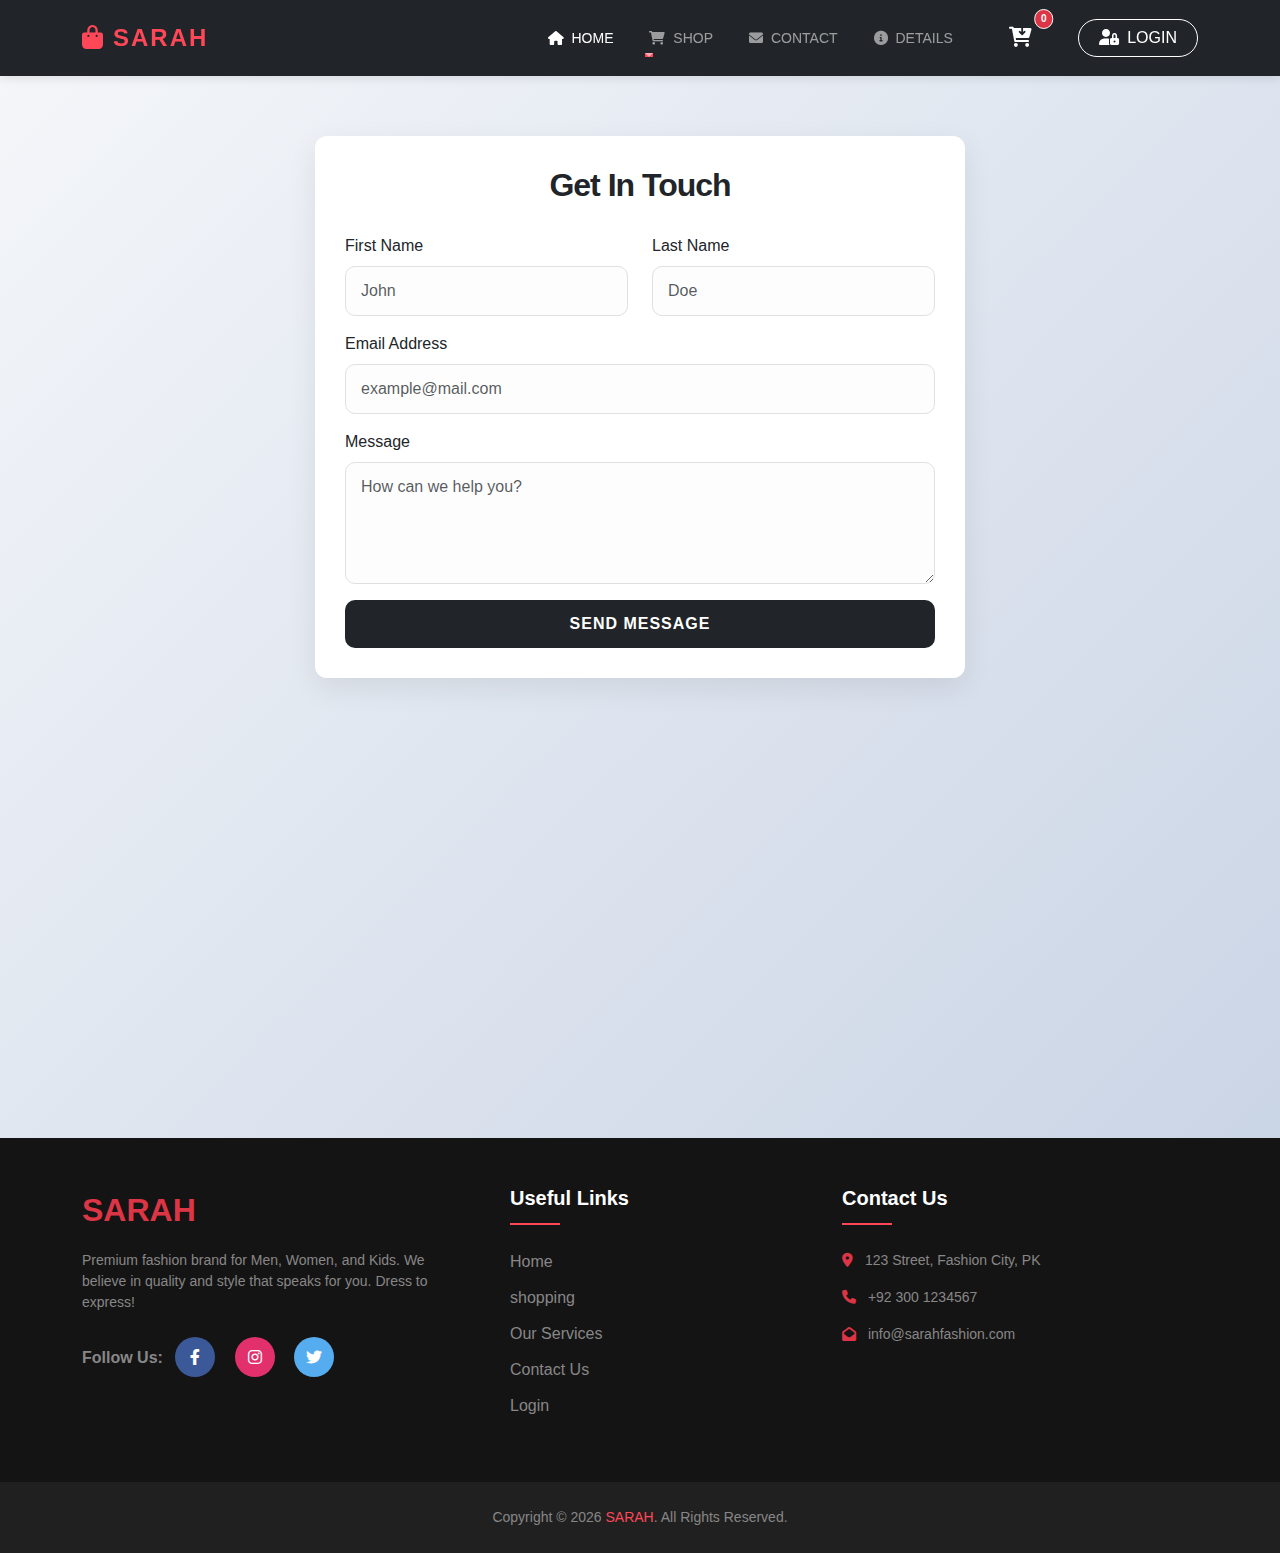
<file: contactus.html>
<!DOCTYPE html>
<html lang="en">
<head>
    <meta charset="UTF-8">
    <meta name="viewport" content="width=device-width, initial-scale=1.0">
    <title>Contact Us | SARAH</title>
    <link href="https://cdn.jsdelivr.net/npm/bootstrap@5.3.0/dist/css/bootstrap.min.css" rel="stylesheet">
    <link rel="stylesheet" href="https://cdnjs.cloudflare.com/ajax/libs/font-awesome/6.0.0/css/all.min.css">
    <link rel="stylesheet" href="style.css">
</head>
<body>
  <nav class="navbar navbar-expand-lg navbar-dark bg-dark sticky-top custom-nav">
    <div class="container">
        <a class="navbar-brand fw-bold" href="index.html">
            <i class="fa-solid fa-bag-shopping me-2"></i>SARAH
        </a>
        
        <button class="navbar-toggler border-0" type="button" data-bs-toggle="collapse" data-bs-target="#navbarNav">
            <span class="fa-solid fa-bars-staggered"></span>
        </button>

        <div class="collapse navbar-collapse" id="navbarNav">
            <ul class="navbar-nav ms-auto align-items-center">
                <li class="nav-item">
                    <a class="nav-link active" href="index.html"><i class="fa-solid fa-house me-1"></i> HOME</a>
                </li>

                <li class="nav-item dropdown">
                    <a class="nav-link dropdown-toggle" href="#" id="shopDropdown" role="button" data-bs-toggle="dropdown" aria-expanded="false">
                        <i class="fa-solid fa-cart-shopping me-1"></i> SHOP
                    </a>
                    <ul class="dropdown-menu dropdown-menu-dark" aria-labelledby="shopDropdown">
                        <li><a class="dropdown-item" href="men.html">Men</a></li>
                        <li><a class="dropdown-item" href="women.html">Women</a></li>
                        <li><hr class="dropdown-divider"></li>
                        <li><a class="dropdown-item" href="kid.html">Kids</a></li>
                    </ul>
                </li>

                <li class="nav-item">
                    <a class="nav-link" href="contactus.html"><i class="fa-solid fa-envelope me-1"></i> CONTACT</a>
                </li>
                           <li class="nav-item">
    <a class="nav-link" href="product-detail.html">
        <i class="fa-solid fa-circle-info me-1"></i> DETAILS
    </a>
</li>

                <li class="nav-item mx-lg-3">
                    <a class="nav-link position-relative cart-icon-nav" href="shopping.html">
                        <i class="fa-solid fa-cart-arrow-down fs-5"></i>
                        <span class="position-absolute top-0 start-100 translate-middle badge rounded-pill bg-danger cart-badge">
                            0
                        </span>
                    </a>
                </li>
     

                <li class="nav-item ms-lg-2">
                    <a class="btn btn-login" href="login.html" style="border: 1px solid #fff; color: white;">
                        <i class="fa-solid fa-user-lock me-1"></i> LOGIN
                    </a>
                </li>
            </ul>
        </div>
    </div>
</nav>

    

    <div class="container">
    <div class="contact-container">
        <h2 class="text-center">Get In Touch</h2>
        <form id="contactForm">
            <div class="row">
                <div class="col-md-6 mb-3">
                    <label class="form-label">First Name</label>
                    <input type="text" class="form-control" placeholder="John" required>
                </div>
                <div class="col-md-6 mb-3">
                    <label class="form-label">Last Name</label>
                    <input type="text" class="form-control" placeholder="Doe">
                </div>
            </div>
            
            <div class="mb-3">
                <label class="form-label">Email Address</label>
                <input type="email" class="form-control" placeholder="example@mail.com" required>
            </div>

            <div class="mb-3">
                <label class="form-label">Message</label>
                <textarea class="form-control" rows="4" placeholder="How can we help you?"></textarea>
            </div>

            <button type="submit" class="btn btn-submit w-100">Send Message</button>
        </form>
    </div>
</div>

<div class="container">
    <div class="map-responsive">
        <iframe src="https://www.google.com/maps/embed?pb=!1m18!1m12!1m3!1d3619.313992521698!2d67.0707!3d24.8607!2m3!1f0!2f0!3f0!3m2!1i1024!2i768!4f13.1!3m3!1m2!1s0x0%3A0x0!2zMjTCsDUxJzM4LjUiTiA2N8KwMDQnMTQuNSJF!5e0!3m2!1sen!2spk!4v1642750000000!5m2!1sen!2spk" 
        allowfullscreen="" loading="lazy"></iframe>
    </div>
</div>
<footer class="footer-section">
    <div class="container">
        <div class="footer-content pt-5 pb-5">
            <div class="row">
                <div class="col-xl-4 col-lg-4 mb-50">
                    <div class="footer-widget">
                        <div class="footer-logo">
                            <a href="index.html" class="fw-bold fs-2 text-danger text-decoration-none">SARAH</a>
                        </div>
                        <div class="footer-text mt-3">
                            <p>Premium fashion brand for Men, Women, and Kids. We believe in quality and style that speaks for you. Dress to express!</p>
                        </div>
                        <div class="footer-social-icon mt-4">
                            <span class="fw-bold me-2">Follow Us:</span>
                            <a href="#"><i class="fab fa-facebook-f facebook-bg"></i></a>
                            <a href="#"><i class="fab fa-instagram instagram-bg"></i></a>
                            <a href="#"><i class="fab fa-twitter twitter-bg"></i></a>
                        </div>
                    </div>
                </div>

                <div class="col-xl-4 col-lg-4 col-md-6 mb-30">
                    <div class="footer-widget ps-lg-5">
                        <div class="footer-widget-heading">
                            <h3>Useful Links</h3>
                        </div>
                        <ul class="list-unstyled">
                            <li><a href="index.html">Home</a></li>
                            <li><a href="shopping.html">shopping</a></li>
                            <li><a href="product-detail.html">Our Services</a></li>
                            <li><a href="contactus.html">Contact Us</a></li>
                            <li><a href="login.html">Login</a></li>
                        </ul>
                    </div>
                </div>

                <div class="col-xl-4 col-lg-4 col-md-6 mb-50">
                    <div class="footer-widget">
                        <div class="footer-widget-heading">
                            <h3>Contact Us</h3>
                        </div>
                        <div class="footer-text">
                            <p><i class="fa fa-map-marker-alt text-danger me-2"></i> 123 Street, Fashion City, PK</p>
                            <p><i class="fa fa-phone text-danger me-2"></i> +92 300 1234567</p>
                            <p><i class="fa fa-envelope-open text-danger me-2"></i> info@sarahfashion.com</p>
                        </div>
                    </div>
                </div>
            </div>
        </div>
    </div>
    
    <div class="copyright-area">
        <div class="container">
            <div class="row">
                <div class="col-xl-12 text-center">
                    <div class="copyright-text">
                        <p>Copyright &copy; 2026 <a href="index.html">SARAH</a>. All Rights Reserved.</p>
                    </div>
                </div>
            </div>
        </div>
    </div>
</footer>
<script src="https://cdn.jsdelivr.net/npm/bootstrap@5.3.0/dist/js/bootstrap.bundle.min.js"></script>
    <script src="script.js"></script>
</body>
</html>
</file>
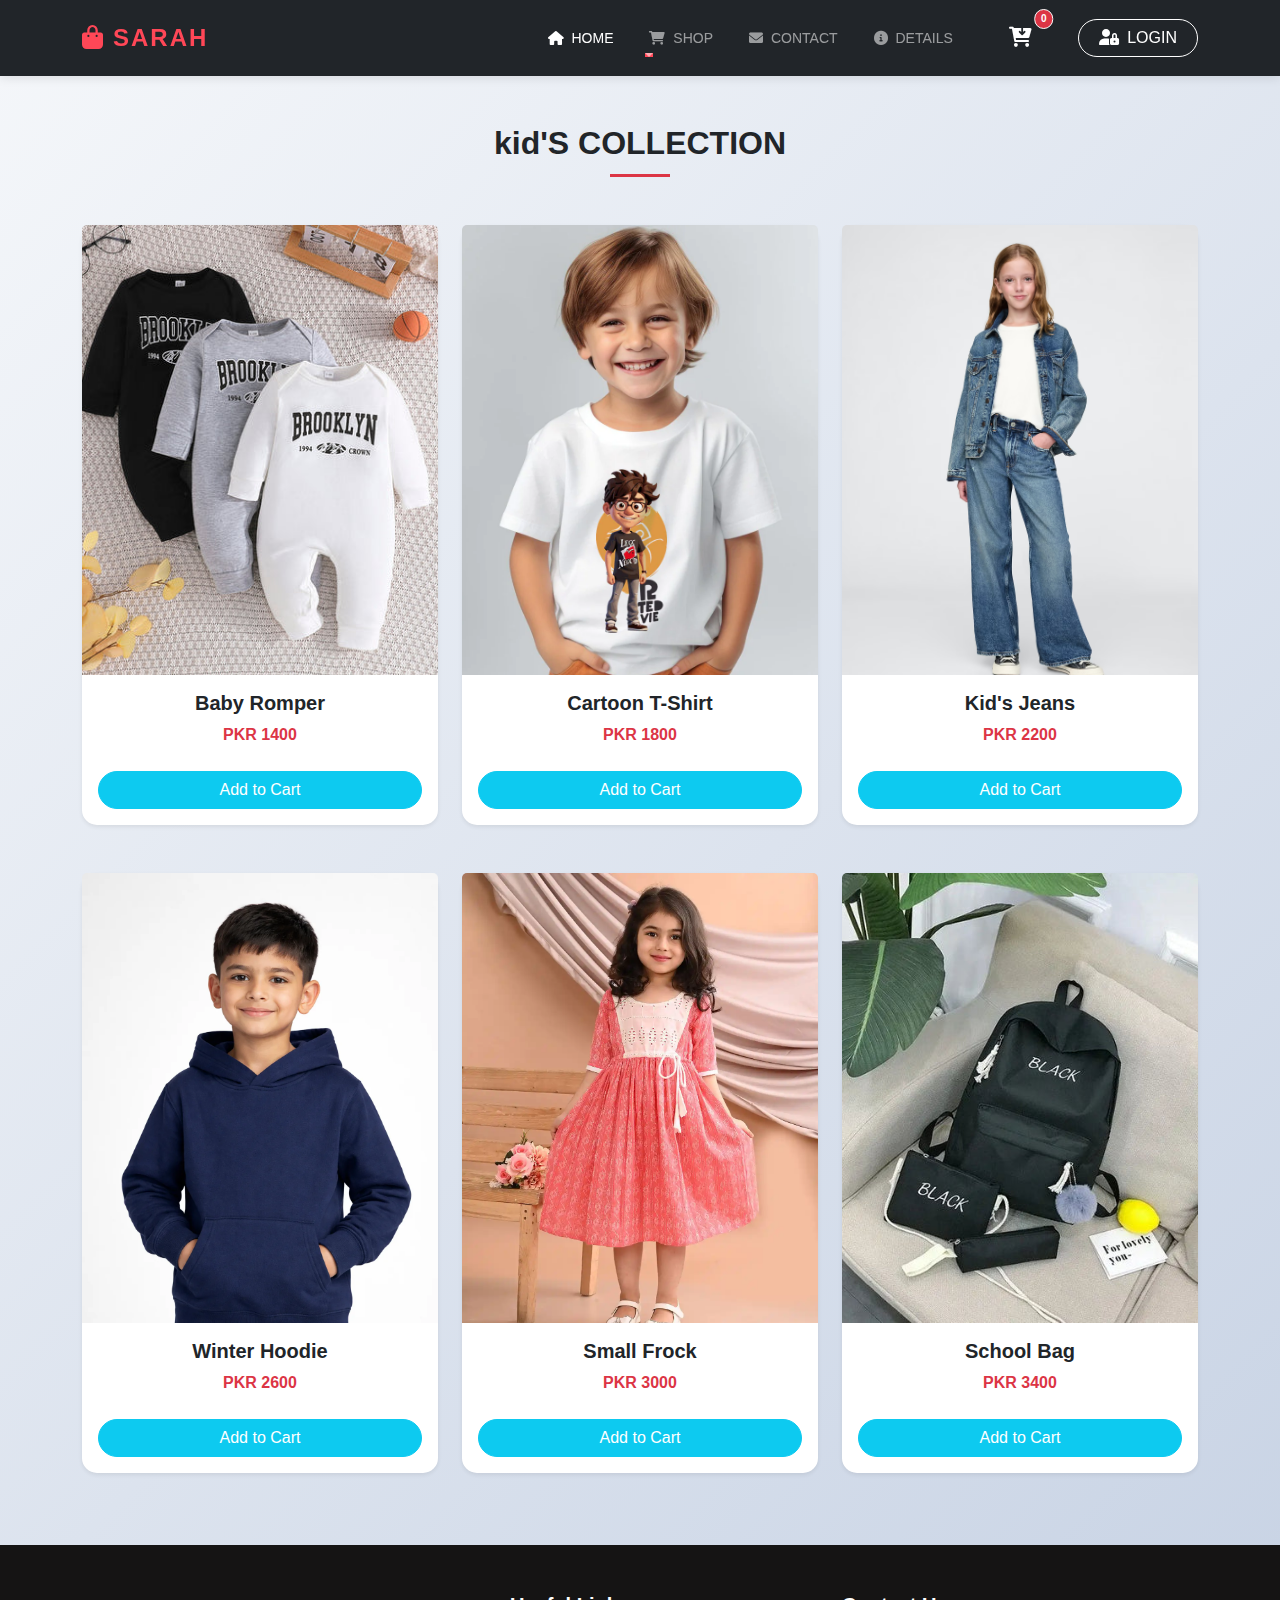
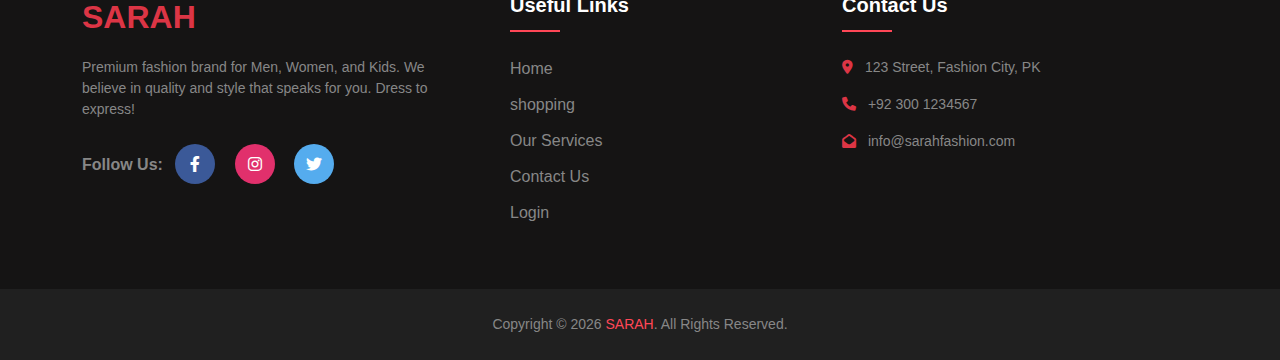
<file: kid.html>
<!DOCTYPE html>
<html lang="en">
<head>
    <meta charset="UTF-8">
    <meta name="viewport" content="width=device-width, initial-scale=1.0">
    <title>Men's Collection | SARAH</title>
    <link href="https://cdn.jsdelivr.net/npm/bootstrap@5.3.0/dist/css/bootstrap.min.css" rel="stylesheet">
     <link rel="stylesheet" href="https://cdnjs.cloudflare.com/ajax/libs/font-awesome/6.0.0/css/all.min.css">
    <link rel="stylesheet" href="style.css">
</head>
<body>
   <nav class="navbar navbar-expand-lg navbar-dark bg-dark sticky-top custom-nav">
    <div class="container">
        <a class="navbar-brand fw-bold" href="index.html">
            <i class="fa-solid fa-bag-shopping me-2"></i>SARAH
        </a>
        
        <button class="navbar-toggler border-0" type="button" data-bs-toggle="collapse" data-bs-target="#navbarNav">
            <span class="fa-solid fa-bars-staggered"></span>
        </button>

        <div class="collapse navbar-collapse" id="navbarNav">
            <ul class="navbar-nav ms-auto align-items-center">
                <li class="nav-item">
                    <a class="nav-link active" href="index.html"><i class="fa-solid fa-house me-1"></i> HOME</a>
                </li>

                <li class="nav-item dropdown">
                    <a class="nav-link dropdown-toggle" href="#" id="shopDropdown" role="button" data-bs-toggle="dropdown" aria-expanded="false">
                        <i class="fa-solid fa-cart-shopping me-1"></i> SHOP
                    </a>
                    <ul class="dropdown-menu dropdown-menu-dark" aria-labelledby="shopDropdown">
                        <li><a class="dropdown-item" href="men.html">Men</a></li>
                        <li><a class="dropdown-item" href="women.html">Women</a></li>
                        <li><hr class="dropdown-divider"></li>
                        <li><a class="dropdown-item" href="kid.html">Kids</a></li>
                    </ul>
                </li>

                <li class="nav-item">
                    <a class="nav-link" href="contactus.html"><i class="fa-solid fa-envelope me-1"></i> CONTACT</a>
                </li>
          <li class="nav-item">
    <a class="nav-link" href="product-detail.html">
        <i class="fa-solid fa-circle-info me-1"></i> DETAILS
    </a>
</li>
                <li class="nav-item mx-lg-3">
                    <a class="nav-link position-relative cart-icon-nav" href="shopping.html">
                        <i class="fa-solid fa-cart-arrow-down fs-5"></i>
                        <span class="position-absolute top-0 start-100 translate-middle badge rounded-pill bg-danger cart-badge">
                            0
                        </span>
                    </a>
                </li>

                <li class="nav-item ms-lg-2">
                    <a class="btn btn-login" href="login.html" style="border: 1px solid #fff; color: white;">
                        <i class="fa-solid fa-user-lock me-1"></i> LOGIN
                    </a>
                </li>
            </ul>
        </div>
    </div>
</nav>    
        
        
            
    <div class="container py-5">
        <h2 class="text-center mb-5 fw-bold">kid'S COLLECTION</h2>
        <div class="row g-4">
            <script>
                        const kidItems = ["Baby Romper", "Cartoon T-Shirt", "Kid's Jeans", "Winter Hoodie", "Small Frock", "School Bag"];
for(let i=1; i<=6; i++) {
    document.write(`
        <div class="col-lg-4 col-md-6 col-12 mb-4">
            <div class="card shop-card shadow-sm border-0 h-100">
                <img src="kid${i}.jpg" 
                     class="card-img-top custom-card-img" 
                     onerror="this.src='https://placehold.co/400x500?text=Kid+Product+${i}'">
                
                <div class="card-body text-center d-flex flex-column justify-content-between">
                    <div>
                        <h5 class="fw-bold">${kidItems[i-1]}</h5>
                        <p class="text-danger fw-bold">PKR ${1000 + (i*400)}</p>
                    </div>
                    <button class="btn btn-info text-white w-100 rounded-pill mt-2" onclick="addToCart()">
                        Add to Cart
                    </button>
                </div>
            </div>
        </div>
    `);
}
            </script>
        </div>
    </div>
    <footer class="footer-section">
    <div class="container">
        <div class="footer-content pt-5 pb-5">
            <div class="row">
                <div class="col-xl-4 col-lg-4 mb-50">
                    <div class="footer-widget">
                        <div class="footer-logo">
                            <a href="index.html" class="fw-bold fs-2 text-danger text-decoration-none">SARAH</a>
                        </div>
                        <div class="footer-text mt-3">
                            <p>Premium fashion brand for Men, Women, and Kids. We believe in quality and style that speaks for you. Dress to express!</p>
                        </div>
                        <div class="footer-social-icon mt-4">
                            <span class="fw-bold me-2">Follow Us:</span>
                            <a href="#"><i class="fab fa-facebook-f facebook-bg"></i></a>
                            <a href="#"><i class="fab fa-instagram instagram-bg"></i></a>
                            <a href="#"><i class="fab fa-twitter twitter-bg"></i></a>
                        </div>
                    </div>
                </div>

                <div class="col-xl-4 col-lg-4 col-md-6 mb-30">
                    <div class="footer-widget ps-lg-5">
                        <div class="footer-widget-heading">
                            <h3>Useful Links</h3>
                        </div>
                        <ul class="list-unstyled">
                            <li><a href="index.html">Home</a></li>
                            <li><a href="shopping.html">shopping</a></li>
                            <li><a href="product-detail.html">Our Services</a></li>
                            <li><a href="contactus.html">Contact Us</a></li>
                            <li><a href="login.html">Login</a></li>
                        </ul>
                    </div>
                </div>

                <div class="col-xl-4 col-lg-4 col-md-6 mb-50">
                    <div class="footer-widget">
                        <div class="footer-widget-heading">
                            <h3>Contact Us</h3>
                        </div>
                        <div class="footer-text">
                            <p><i class="fa fa-map-marker-alt text-danger me-2"></i> 123 Street, Fashion City, PK</p>
                            <p><i class="fa fa-phone text-danger me-2"></i> +92 300 1234567</p>
                            <p><i class="fa fa-envelope-open text-danger me-2"></i> info@sarahfashion.com</p>
                        </div>
                    </div>
                </div>
            </div>
        </div>
    </div>
    
    <div class="copyright-area">
        <div class="container">
            <div class="row">
                <div class="col-xl-12 text-center">
                    <div class="copyright-text">
                        <p>Copyright &copy; 2026 <a href="index.html">SARAH</a>. All Rights Reserved.</p>
                    </div>
                </div>
            </div>
        </div>
    </div>
</footer>

    <script src="https://cdn.jsdelivr.net/npm/bootstrap@5.3.0/dist/js/bootstrap.bundle.min.js"></script>
    <script src="script.js"></script>
</body>
</html>
</file>
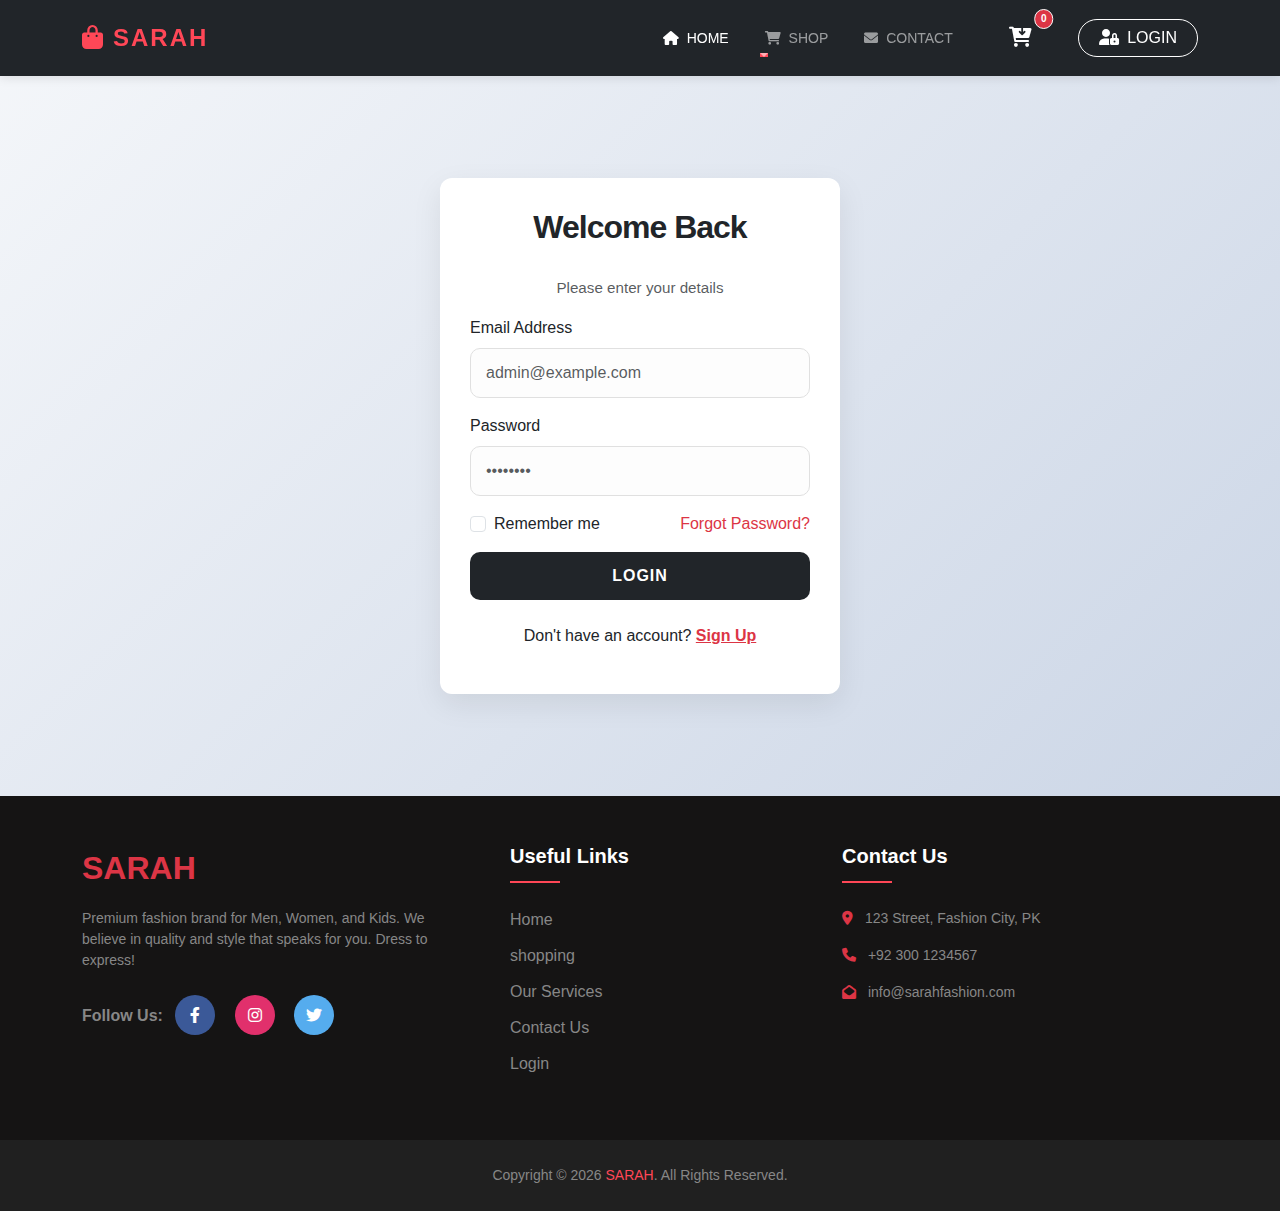
<file: login.html>
<!DOCTYPE html>
<html lang="en">
<head>
    <meta charset="UTF-8">
    <meta name="viewport" content="width=device-width, initial-scale=1.0">
    <title>Login | SARAH</title>
    <link href="https://cdn.jsdelivr.net/npm/bootstrap@5.3.0/dist/css/bootstrap.min.css" rel="stylesheet">
    <link rel="stylesheet" href="https://cdnjs.cloudflare.com/ajax/libs/font-awesome/6.0.0/css/all.min.css">
    <link rel="stylesheet" href="style.css">
</head>
<body>
<nav class="navbar navbar-expand-lg navbar-dark bg-dark sticky-top custom-nav">
    <div class="container">
        <a class="navbar-brand fw-bold" href="index.html">
            <i class="fa-solid fa-bag-shopping me-2"></i>SARAH
        </a>
        
        <button class="navbar-toggler border-0" type="button" data-bs-toggle="collapse" data-bs-target="#navbarNav">
            <span class="fa-solid fa-bars-staggered"></span>
        </button>

        <div class="collapse navbar-collapse" id="navbarNav">
            <ul class="navbar-nav ms-auto align-items-center">
                <li class="nav-item">
                    <a class="nav-link active" href="index.html"><i class="fa-solid fa-house me-1"></i> HOME</a>
                </li>

                <li class="nav-item dropdown">
                    <a class="nav-link dropdown-toggle" href="#" id="shopDropdown" role="button" data-bs-toggle="dropdown" aria-expanded="false">
                        <i class="fa-solid fa-cart-shopping me-1"></i> SHOP
                    </a>
                    <ul class="dropdown-menu dropdown-menu-dark" aria-labelledby="shopDropdown">
                        <li><a class="dropdown-item" href="men.html">Men</a></li>
                        <li><a class="dropdown-item" href="women.html">Women</a></li>
                        <li><hr class="dropdown-divider"></li>
                        <li><a class="dropdown-item" href="kid.html">Kids</a></li>
                    </ul>
                </li>

                <li class="nav-item">
                    <a class="nav-link" href="contactus.html"><i class="fa-solid fa-envelope me-1"></i> CONTACT</a>
                </li>

                <li class="nav-item mx-lg-3">
                    <a class="nav-link position-relative cart-icon-nav" href="shopping.html">
                        <i class="fa-solid fa-cart-arrow-down fs-5"></i>
                        <span class="position-absolute top-0 start-100 translate-middle badge rounded-pill bg-danger cart-badge">
                            0
                        </span>
                    </a>
                </li>

                <li class="nav-item ms-lg-2">
                    <a class="btn btn-login" href="login.html" style="border: 1px solid #fff; color: white;">
                        <i class="fa-solid fa-user-lock me-1"></i> LOGIN
                    </a>
                </li>
            </ul>
        </div>
    </div>
</nav>
              
          

    <div class="container d-flex justify-content-center align-items-center" style="min-height: 80vh;">
        <div class="contact-container" style="max-width: 400px; width: 100%;">
            <h2 class="text-center">Welcome Back</h2>
            <p class="text-center text-muted">Please enter your details</p>
            
            <form id="loginForm">
                <div class="mb-3">
                    <label class="form-label">Email Address</label>
                    <input type="email" class="form-control" placeholder="admin@example.com" required>
                </div>
                <div class="mb-3">
                    <label class="form-label">Password</label>
                    <input type="password" class="form-control" placeholder="••••••••" required>
                </div>
                <div class="mb-3 form-check d-flex justify-content-between">
                    <div>
                        <input type="checkbox" class="form-check-input" id="remember">
                        <label class="form-check-label" for="remember">Remember me</label>
                    </div>
                    <a href="#" class="text-danger text-decoration-none">Forgot Password?</a>
                </div>
                <button type="submit" class="btn btn-submit w-100">Login</button>
            </form>
            
            <p class="text-center mt-4">
                Don't have an account? <a href="signup.html" class="text-danger fw-bold">Sign Up</a>
            </p>
        </div>
    </div>
    <footer class="footer-section">
    <div class="container">
        <div class="footer-content pt-5 pb-5">
            <div class="row">
                <div class="col-xl-4 col-lg-4 mb-50">
                    <div class="footer-widget">
                        <div class="footer-logo">
                            <a href="index.html" class="fw-bold fs-2 text-danger text-decoration-none">SARAH</a>
                        </div>
                        <div class="footer-text mt-3">
                            <p>Premium fashion brand for Men, Women, and Kids. We believe in quality and style that speaks for you. Dress to express!</p>
                        </div>
                        <div class="footer-social-icon mt-4">
                            <span class="fw-bold me-2">Follow Us:</span>
                            <a href="#"><i class="fab fa-facebook-f facebook-bg"></i></a>
                            <a href="#"><i class="fab fa-instagram instagram-bg"></i></a>
                            <a href="#"><i class="fab fa-twitter twitter-bg"></i></a>
                        </div>
                    </div>
                </div>

                <div class="col-xl-4 col-lg-4 col-md-6 mb-30">
                    <div class="footer-widget ps-lg-5">
                        <div class="footer-widget-heading">
                            <h3>Useful Links</h3>
                        </div>
                        <ul class="list-unstyled">
                            <li><a href="index.html">Home</a></li>
                            <li><a href="shopping.html">shopping</a></li>
                            <li><a href="product-detail.html">Our Services</a></li>
                            <li><a href="contactus.html">Contact Us</a></li>
                            <li><a href="login.html">Login</a></li>
                        </ul>
                    </div>
                </div>

                <div class="col-xl-4 col-lg-4 col-md-6 mb-50">
                    <div class="footer-widget">
                        <div class="footer-widget-heading">
                            <h3>Contact Us</h3>
                        </div>
                        <div class="footer-text">
                            <p><i class="fa fa-map-marker-alt text-danger me-2"></i> 123 Street, Fashion City, PK</p>
                            <p><i class="fa fa-phone text-danger me-2"></i> +92 300 1234567</p>
                            <p><i class="fa fa-envelope-open text-danger me-2"></i> info@sarahfashion.com</p>
                        </div>
                    </div>
                </div>
            </div>
        </div>
    </div>
    
    <div class="copyright-area">
        <div class="container">
            <div class="row">
                <div class="col-xl-12 text-center">
                    <div class="copyright-text">
                        <p>Copyright &copy; 2026 <a href="index.html">SARAH</a>. All Rights Reserved.</p>
                    </div>
                </div>
            </div>
        </div>
    </div>
</footer>
<script src="https://cdn.jsdelivr.net/npm/bootstrap@5.3.0/dist/js/bootstrap.bundle.min.js"></script>
    <script src="script.js"></script>
</body>
</html>
</file>
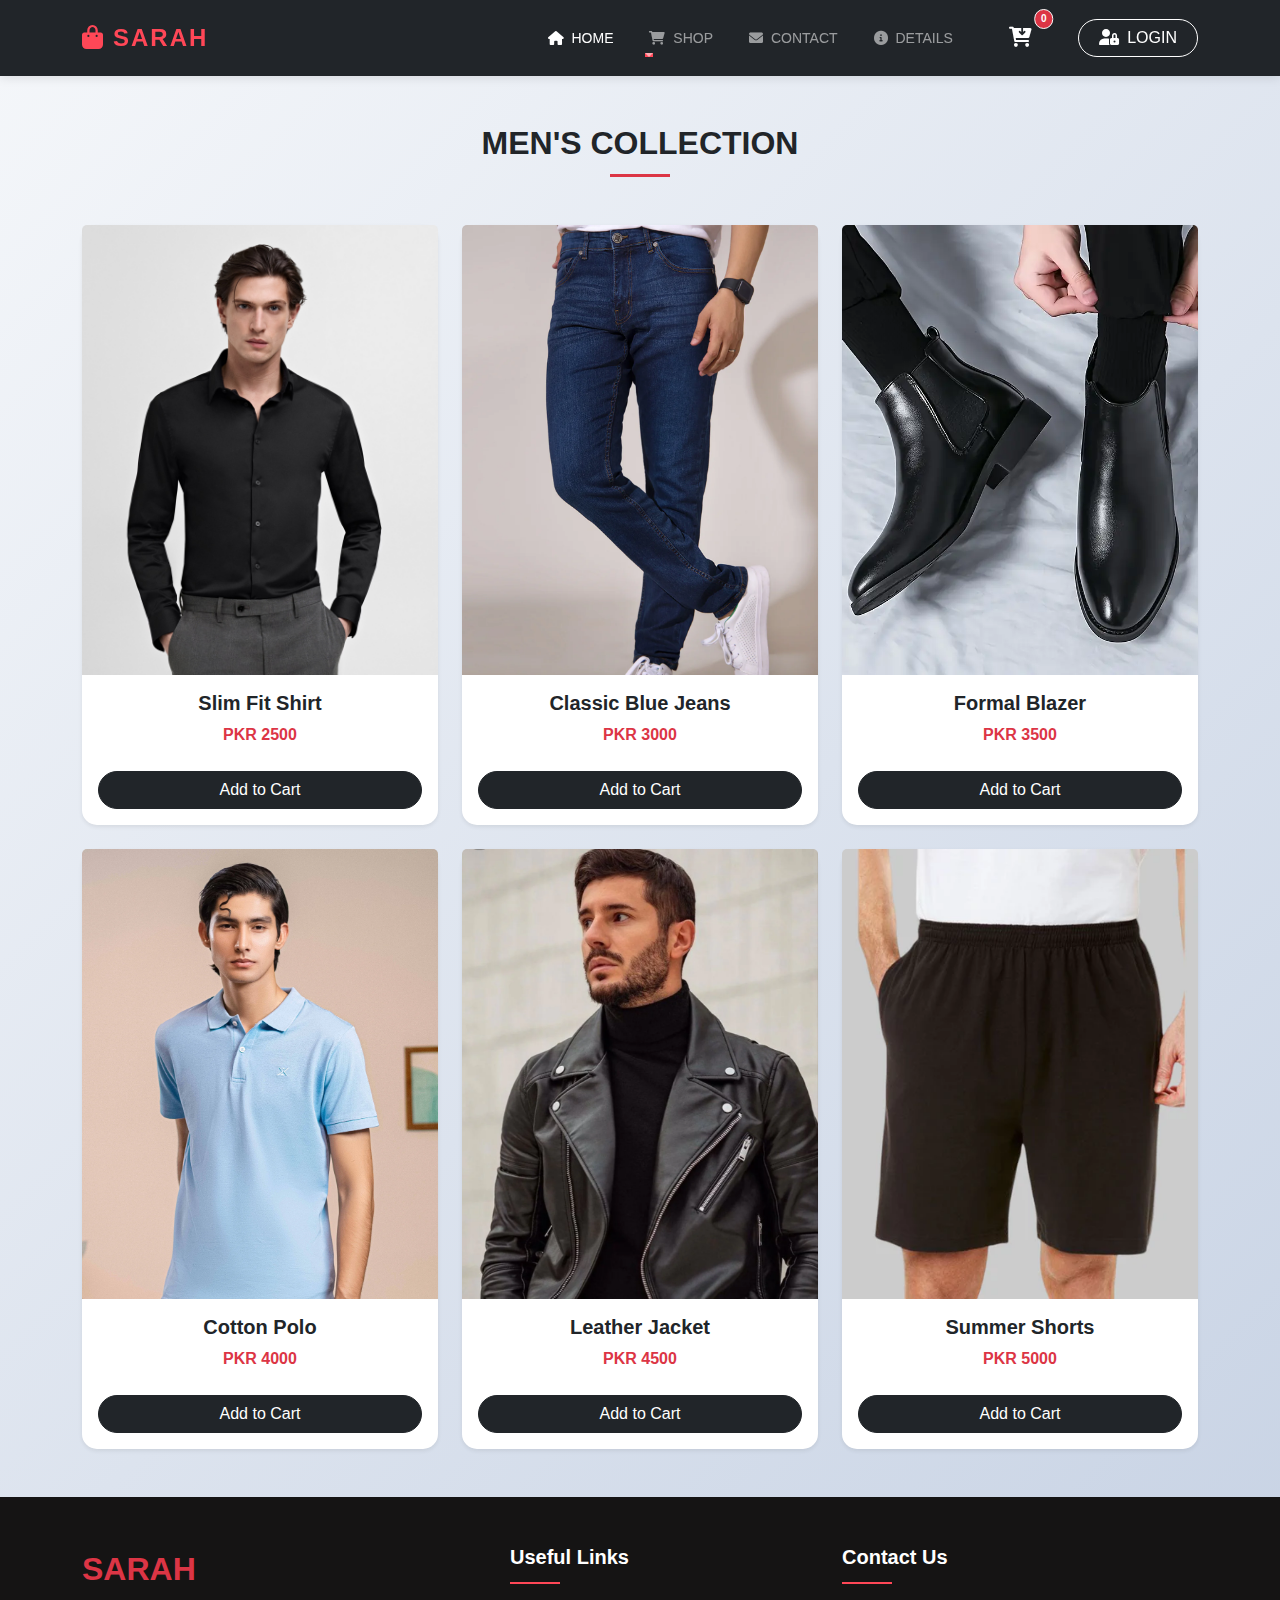
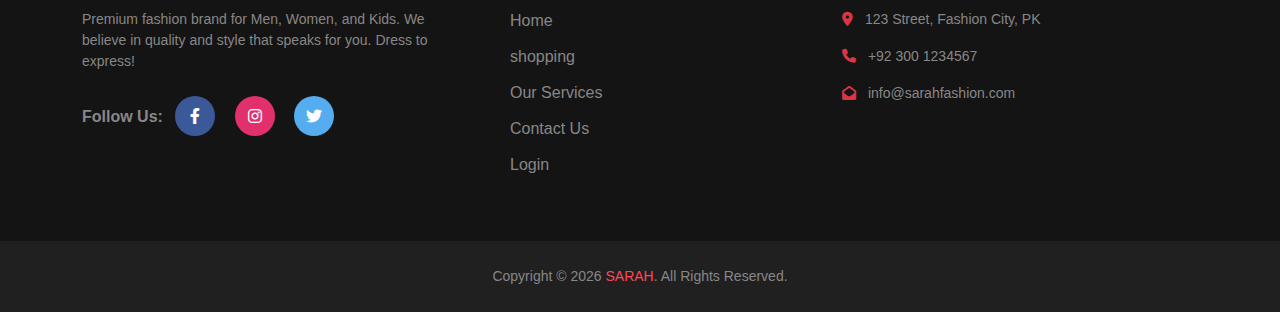
<file: men.html>
<!DOCTYPE html>
<html lang="en">
<head>
    <meta charset="UTF-8">
    <meta name="viewport" content="width=device-width, initial-scale=1.0">
    <title>Men's Collection | SARAH</title>
    <link href="https://cdn.jsdelivr.net/npm/bootstrap@5.3.0/dist/css/bootstrap.min.css" rel="stylesheet">
     <link rel="stylesheet" href="https://cdnjs.cloudflare.com/ajax/libs/font-awesome/6.0.0/css/all.min.css">
    <link rel="stylesheet" href="style.css">
</head>
<body>
   <nav class="navbar navbar-expand-lg navbar-dark bg-dark sticky-top custom-nav">
    <div class="container">
        <a class="navbar-brand fw-bold" href="index.html">
            <i class="fa-solid fa-bag-shopping me-2"></i>SARAH
        </a>
        
        <button class="navbar-toggler border-0" type="button" data-bs-toggle="collapse" data-bs-target="#navbarNav">
            <span class="fa-solid fa-bars-staggered"></span>
        </button>

        <div class="collapse navbar-collapse" id="navbarNav">
            <ul class="navbar-nav ms-auto align-items-center">
                <li class="nav-item">
                    <a class="nav-link active" href="index.html"><i class="fa-solid fa-house me-1"></i> HOME</a>
                </li>

                <li class="nav-item dropdown">
                    <a class="nav-link dropdown-toggle" href="#" id="shopDropdown" role="button" data-bs-toggle="dropdown" aria-expanded="false">
                        <i class="fa-solid fa-cart-shopping me-1"></i> SHOP
                    </a>
                    <ul class="dropdown-menu dropdown-menu-dark" aria-labelledby="shopDropdown">
                        <li><a class="dropdown-item" href="men.html">Men</a></li>
                        <li><a class="dropdown-item" href="women.html">Women</a></li>
                        <li><hr class="dropdown-divider"></li>
                        <li><a class="dropdown-item" href="kid.html">Kids</a></li>
                    </ul>
                </li>

                <li class="nav-item">
                    <a class="nav-link" href="contactus.html"><i class="fa-solid fa-envelope me-1"></i> CONTACT</a>
                </li>
          <li class="nav-item">
    <a class="nav-link" href="product-detail.html">
        <i class="fa-solid fa-circle-info me-1"></i> DETAILS
    </a>
</li>
                <li class="nav-item mx-lg-3">
                    <a class="nav-link position-relative cart-icon-nav" href="shopping.html">
                        <i class="fa-solid fa-cart-arrow-down fs-5"></i>
                        <span class="position-absolute top-0 start-100 translate-middle badge rounded-pill bg-danger cart-badge">
                            0
                        </span>
                    </a>
                </li>

                <li class="nav-item ms-lg-2">
                    <a class="btn btn-login" href="login.html" style="border: 1px solid #fff; color: white;">
                        <i class="fa-solid fa-user-lock me-1"></i> LOGIN
                    </a>
                </li>
            </ul>
        </div>
    </div>
</nav>    
        
        
            
    <div class="container py-5">
        <h2 class="text-center mb-5 fw-bold">MEN'S COLLECTION</h2>
        <div class="row g-4">
            <script>
                const menItems = ["Slim Fit Shirt", "Classic Blue Jeans", "Formal Blazer", "Cotton Polo", "Leather Jacket", "Summer Shorts"];
                for(let i=1; i<=6; i++) {
                    document.write(`
                        <div class="col-lg-4 col-md-6">
        <div class="card shop-card shadow-sm border-0 h-100">
            <img src="men${i}.jpg" 
                 class="card-img-top" 
                 style="height: 450px; width: 100%; object-fit: cover; object-position: top;"
                 onerror="this.src='https://placehold.co/400x500?text=Men+Product+${i}'">
            
            <div class="card-body text-center d-flex flex-column justify-content-between">
                <div>
                    <h5 class="fw-bold">${menItems[i-1]}</h5>
                    <p class="text-danger fw-bold">PKR ${2000 + (i*500)}</p>
                </div>
                <button class="btn btn-dark w-100 rounded-pill mt-2" onclick="addToCart()">
                    Add to Cart
                </button>
            </div>
        </div>
    </div>
                    `);
                }
            </script>
        </div>
    </div>
    <footer class="footer-section">
    <div class="container">
        <div class="footer-content pt-5 pb-5">
            <div class="row">
                <div class="col-xl-4 col-lg-4 mb-50">
                    <div class="footer-widget">
                        <div class="footer-logo">
                            <a href="index.html" class="fw-bold fs-2 text-danger text-decoration-none">SARAH</a>
                        </div>
                        <div class="footer-text mt-3">
                            <p>Premium fashion brand for Men, Women, and Kids. We believe in quality and style that speaks for you. Dress to express!</p>
                        </div>
                        <div class="footer-social-icon mt-4">
                            <span class="fw-bold me-2">Follow Us:</span>
                            <a href="#"><i class="fab fa-facebook-f facebook-bg"></i></a>
                            <a href="#"><i class="fab fa-instagram instagram-bg"></i></a>
                            <a href="#"><i class="fab fa-twitter twitter-bg"></i></a>
                        </div>
                    </div>
                </div>

                <div class="col-xl-4 col-lg-4 col-md-6 mb-30">
                    <div class="footer-widget ps-lg-5">
                        <div class="footer-widget-heading">
                            <h3>Useful Links</h3>
                        </div>
                        <ul class="list-unstyled">
                            <li><a href="index.html">Home</a></li>
                            <li><a href="shopping.html">shopping</a></li>
                            <li><a href="product-detail.html">Our Services</a></li>
                            <li><a href="contactus.html">Contact Us</a></li>
                            <li><a href="login.html">Login</a></li>
                        </ul>
                    </div>
                </div>

                <div class="col-xl-4 col-lg-4 col-md-6 mb-50">
                    <div class="footer-widget">
                        <div class="footer-widget-heading">
                            <h3>Contact Us</h3>
                        </div>
                        <div class="footer-text">
                            <p><i class="fa fa-map-marker-alt text-danger me-2"></i> 123 Street, Fashion City, PK</p>
                            <p><i class="fa fa-phone text-danger me-2"></i> +92 300 1234567</p>
                            <p><i class="fa fa-envelope-open text-danger me-2"></i> info@sarahfashion.com</p>
                        </div>
                    </div>
                </div>
            </div>
        </div>
    </div>
    
    <div class="copyright-area">
        <div class="container">
            <div class="row">
                <div class="col-xl-12 text-center">
                    <div class="copyright-text">
                        <p>Copyright &copy; 2026 <a href="index.html">SARAH</a>. All Rights Reserved.</p>
                    </div>
                </div>
            </div>
        </div>
    </div>
</footer>

    <script src="https://cdn.jsdelivr.net/npm/bootstrap@5.3.0/dist/js/bootstrap.bundle.min.js"></script>
    <script src="script.js"></script>
</body>
</html>
</file>
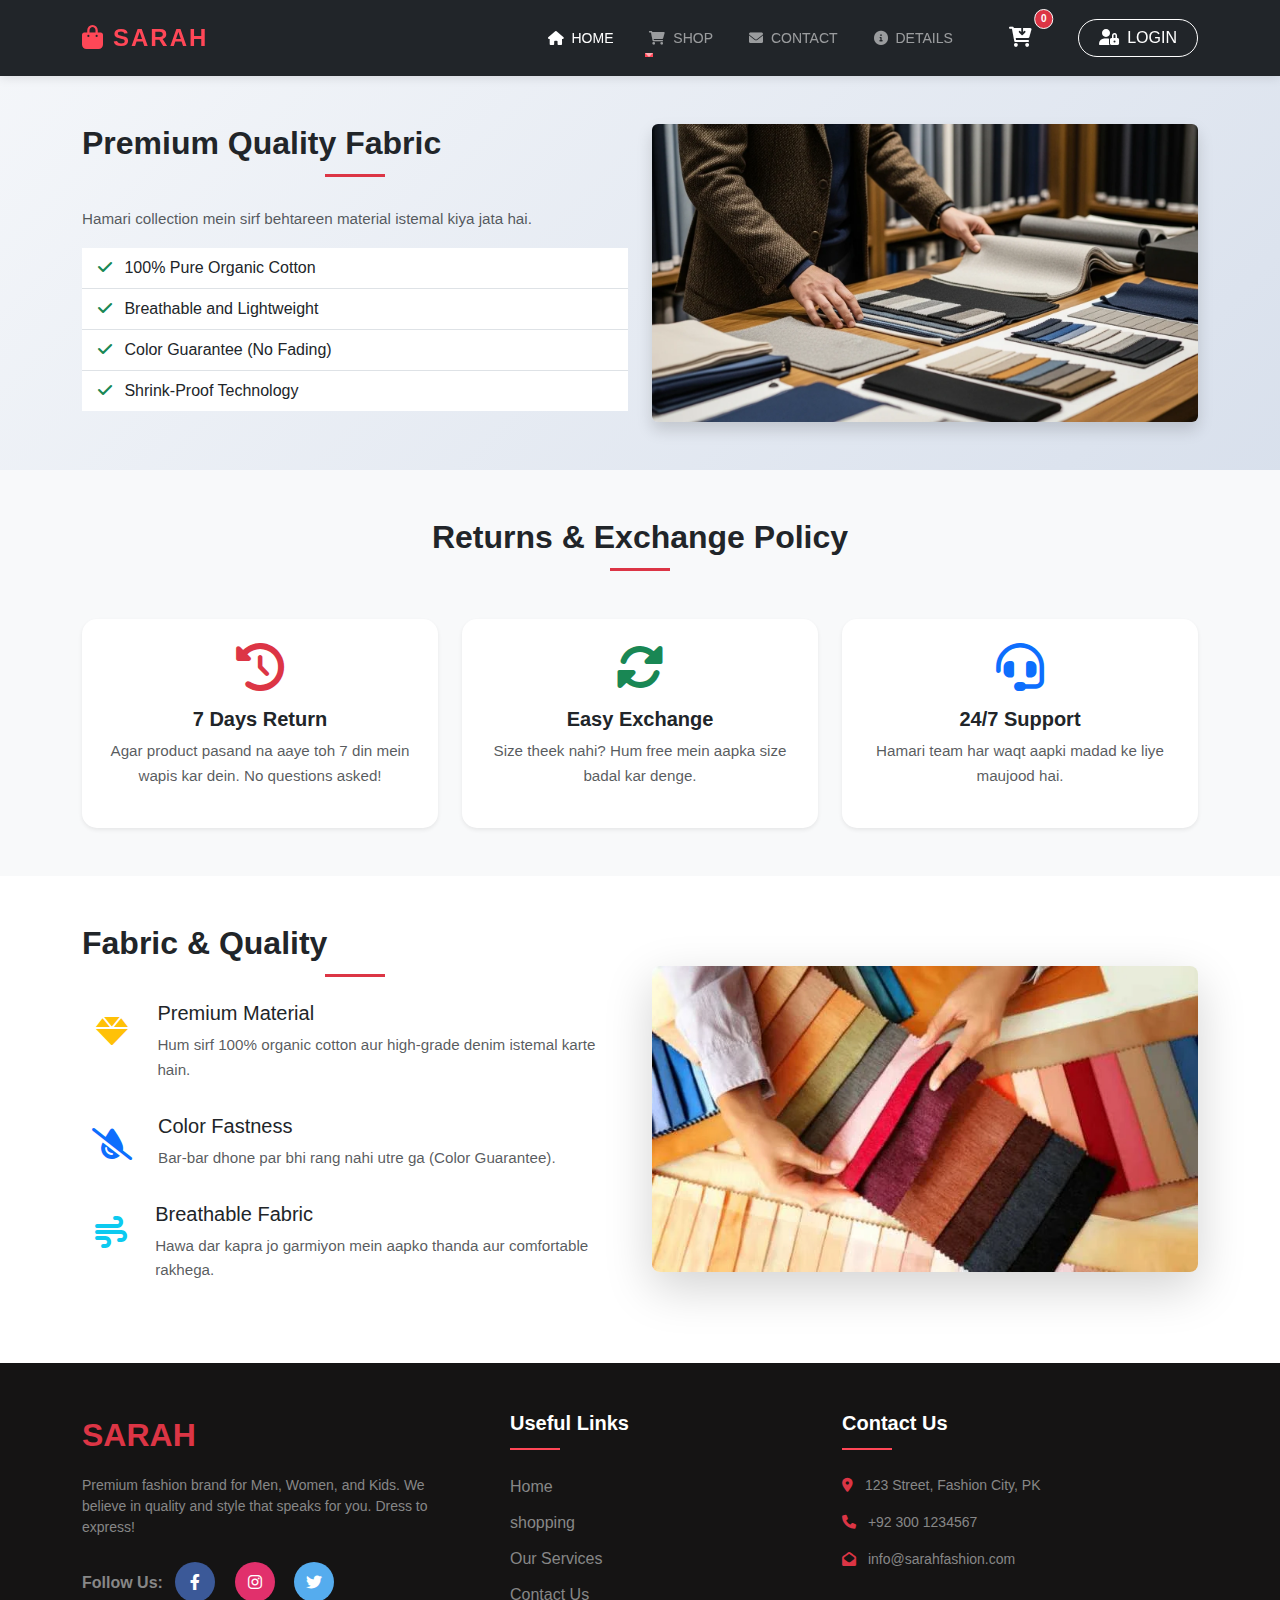
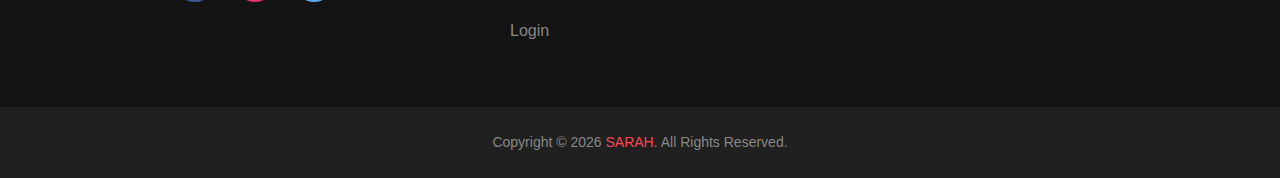
<file: product-detail.html>
<!DOCTYPE html>
<html lang="en">
<head>
    <meta charset="UTF-8">
    <meta name="viewport" content="width=device-width, initial-scale=1.0">
    <title>SARAH | Fashion Hub</title>
    <link href="https://cdn.jsdelivr.net/npm/bootstrap@5.3.0/dist/css/bootstrap.min.css" rel="stylesheet">
    <link rel="stylesheet" href="https://cdnjs.cloudflare.com/ajax/libs/font-awesome/6.0.0/css/all.min.css">
    <link rel="stylesheet" href="style.css">
</head>
<body>
<nav class="navbar navbar-expand-lg navbar-dark bg-dark sticky-top custom-nav">
    <div class="container">
        <a class="navbar-brand fw-bold" href="index.html">
            <i class="fa-solid fa-bag-shopping me-2"></i>SARAH
        </a>
        
        <button class="navbar-toggler border-0" type="button" data-bs-toggle="collapse" data-bs-target="#navbarNav">
            <span class="fa-solid fa-bars-staggered"></span>
        </button>

        <div class="collapse navbar-collapse" id="navbarNav">
            <ul class="navbar-nav ms-auto align-items-center">
                <li class="nav-item">
                    <a class="nav-link active" href="index.html"><i class="fa-solid fa-house me-1"></i> HOME</a>
                </li>

                <li class="nav-item dropdown">
                    <a class="nav-link dropdown-toggle" href="#" id="shopDropdown" role="button" data-bs-toggle="dropdown" aria-expanded="false">
                        <i class="fa-solid fa-cart-shopping me-1"></i> SHOP
                    </a>
                    <ul class="dropdown-menu dropdown-menu-dark" aria-labelledby="shopDropdown">
                        <li><a class="dropdown-item" href="men.html">Men</a></li>
                        <li><a class="dropdown-item" href="women.html">Women</a></li>
                        <li><hr class="dropdown-divider"></li>
                        <li><a class="dropdown-item" href="kid.html">Kids</a></li>
                    </ul>
                </li>

                <li class="nav-item">
                    <a class="nav-link" href="contactus.html"><i class="fa-solid fa-envelope me-1"></i> CONTACT</a>
                </li>
                            <li class="nav-item">
    <a class="nav-link" href="product-detail.html">
        <i class="fa-solid fa-circle-info me-1"></i> DETAILS
    </a>
</li>

                <li class="nav-item mx-lg-3">
                    <a class="nav-link position-relative cart-icon-nav" href="shopping.html">
                        <i class="fa-solid fa-cart-arrow-down fs-5"></i>
                        <span class="position-absolute top-0 start-100 translate-middle badge rounded-pill bg-danger cart-badge">
                            0
                        </span>
                    </a>
                </li>
    

                <li class="nav-item ms-lg-2">
                    <a class="btn btn-login" href="login.html" style="border: 1px solid #fff; color: white;">
                        <i class="fa-solid fa-user-lock me-1"></i> LOGIN
                    </a>
                </li>
            </ul>
        </div>
    </div>
</nav>
<div class="container my-5">
    <div class="row">
        <div class="col-md-6">
            <h2 class="fw-bold">Premium Quality Fabric</h2>
            <p class="text-muted">Hamari collection mein sirf behtareen material istemal kiya jata hai.</p>
            <ul class="list-group list-group-flush">
                <li class="list-group-item"><i class="fa fa-check text-success me-2"></i> 100% Pure Organic Cotton</li>
                <li class="list-group-item"><i class="fa fa-check text-success me-2"></i> Breathable and Lightweight</li>
                <li class="list-group-item"><i class="fa fa-check text-success me-2"></i> Color Guarantee (No Fading)</li>
                <li class="list-group-item"><i class="fa fa-check text-success me-2"></i> Shrink-Proof Technology</li>
            </ul>
        </div>
        <div class="col-md-6">
             <img src="man-brown-tweed-jacket-examining-fabric-swatches-material-quality.jpg" class="img-fluid rounded shadow" alt="Quality Detail">
        </div>
    </div>
</div>
<section class="policy-section py-5 bg-light">
    <div class="container text-center">
        <h2 class="fw-bold mb-5">Returns & Exchange Policy</h2>
        <div class="row g-4">
            <div class="col-md-4">
                <div class="card h-100 border-0 p-4 shadow-sm">
                    <i class="fas fa-history fa-3x text-danger mb-3"></i>
                    <h5 class="fw-bold">7 Days Return</h5>
                    <p class="text-muted small">Agar product pasand na aaye toh 7 din mein wapis kar dein. No questions asked!</p>
                </div>
            </div>
            <div class="col-md-4">
                <div class="card h-100 border-0 p-4 shadow-sm">
                    <i class="fas fa-sync-alt fa-3x text-success mb-3"></i>
                    <h5 class="fw-bold">Easy Exchange</h5>
                    <p class="text-muted small">Size theek nahi? Hum free mein aapka size badal kar denge.</p>
                </div>
            </div>
            <div class="col-md-4">
                <div class="card h-100 border-0 p-4 shadow-sm">
                    <i class="fas fa-headset fa-3x text-primary mb-3"></i>
                    <h5 class="fw-bold">24/7 Support</h5>
                    <p class="text-muted small">Hamari team har waqt aapki madad ke liye maujood hai.</p>
                </div>
            </div>
        </div>
    </div>
</section>



                    

<section class="quality-section py-5">
    <div class="container">
        <div class="row align-items-center">
            <div class="col-md-6">
                <h2 class="fw-bold mb-4">Fabric & Quality</h2>
                <div class="d-flex mb-3">
                    <div class="icon-box me-3"><i class="fas fa-gem fa-2x text-warning"></i></div>
                    <div>
                        <h5>Premium Material</h5>
                        <p class="text-muted">Hum sirf 100% organic cotton aur high-grade denim istemal karte hain.</p>
                    </div>
                </div>
                <div class="d-flex mb-3">
                    <div class="icon-box me-3"><i class="fas fa-tint-slash fa-2x text-primary"></i></div>
                    <div>
                        <h5>Color Fastness</h5>
                        <p class="text-muted">Bar-bar dhone par bhi rang nahi utre ga (Color Guarantee).</p>
                    </div>
                </div>
                <div class="d-flex mb-3">
                    <div class="icon-box me-3"><i class="fas fa-wind fa-2x text-info"></i></div>
                    <div>
                        <h5>Breathable Fabric</h5>
                        <p class="text-muted">Hawa dar kapra jo garmiyon mein aapko thanda aur comfortable rakhega.</p>
                    </div>
                </div>
            </div>
            <div class="col-md-6">
                <img src="download.jpg" class="img-fluid rounded-3 shadow-lg" alt="Quality Control">
            </div>
        </div>
    </div>
</section>



    <footer class="footer-section">
    <div class="container">
        <div class="footer-content pt-5 pb-5">
            <div class="row">
                <div class="col-xl-4 col-lg-4 mb-50">
                    <div class="footer-widget">
                        <div class="footer-logo">
                            <a href="index.html" class="fw-bold fs-2 text-danger text-decoration-none">SARAH</a>
                        </div>
                        <div class="footer-text mt-3">
                            <p>Premium fashion brand for Men, Women, and Kids. We believe in quality and style that speaks for you. Dress to express!</p>
                        </div>
                        <div class="footer-social-icon mt-4">
                            <span class="fw-bold me-2">Follow Us:</span>
                            <a href="#"><i class="fab fa-facebook-f facebook-bg"></i></a>
                            <a href="#"><i class="fab fa-instagram instagram-bg"></i></a>
                            <a href="#"><i class="fab fa-twitter twitter-bg"></i></a>
                        </div>
                    </div>
                </div>

                <div class="col-xl-4 col-lg-4 col-md-6 mb-30">
                    <div class="footer-widget ps-lg-5">
                        <div class="footer-widget-heading">
                            <h3>Useful Links</h3>
                        </div>
                        <ul class="list-unstyled">
                            <li><a href="index.html">Home</a></li>
                            <li><a href="shopping.html">shopping</a></li>
                            <li><a href="product-detail.html">Our Services</a></li>
                            <li><a href="contactus.html">Contact Us</a></li>
                            <li><a href="login.html">Login</a></li>
                        </ul>
                    </div>
                </div>

                <div class="col-xl-4 col-lg-4 col-md-6 mb-50">
                    <div class="footer-widget">
                        <div class="footer-widget-heading">
                            <h3>Contact Us</h3>
                        </div>
                        <div class="footer-text">
                            <p><i class="fa fa-map-marker-alt text-danger me-2"></i> 123 Street, Fashion City, PK</p>
                            <p><i class="fa fa-phone text-danger me-2"></i> +92 300 1234567</p>
                            <p><i class="fa fa-envelope-open text-danger me-2"></i> info@sarahfashion.com</p>
                        </div>
                    </div>
                </div>
            </div>
        </div>
    </div>
    
    <div class="copyright-area">
        <div class="container">
            <div class="row">
                <div class="col-xl-12 text-center">
                    <div class="copyright-text">
                        <p>Copyright &copy; 2026 <a href="index.html">SARAH</a>. All Rights Reserved.</p>
                    </div>
                </div>
            </div>
        </div>
    </div>
</footer>

   

    <script src="https://cdn.jsdelivr.net/npm/bootstrap@5.3.0/dist/js/bootstrap.bundle.min.js"></script>
    <script src="script.js"></script>
</body>
</html>
</file>
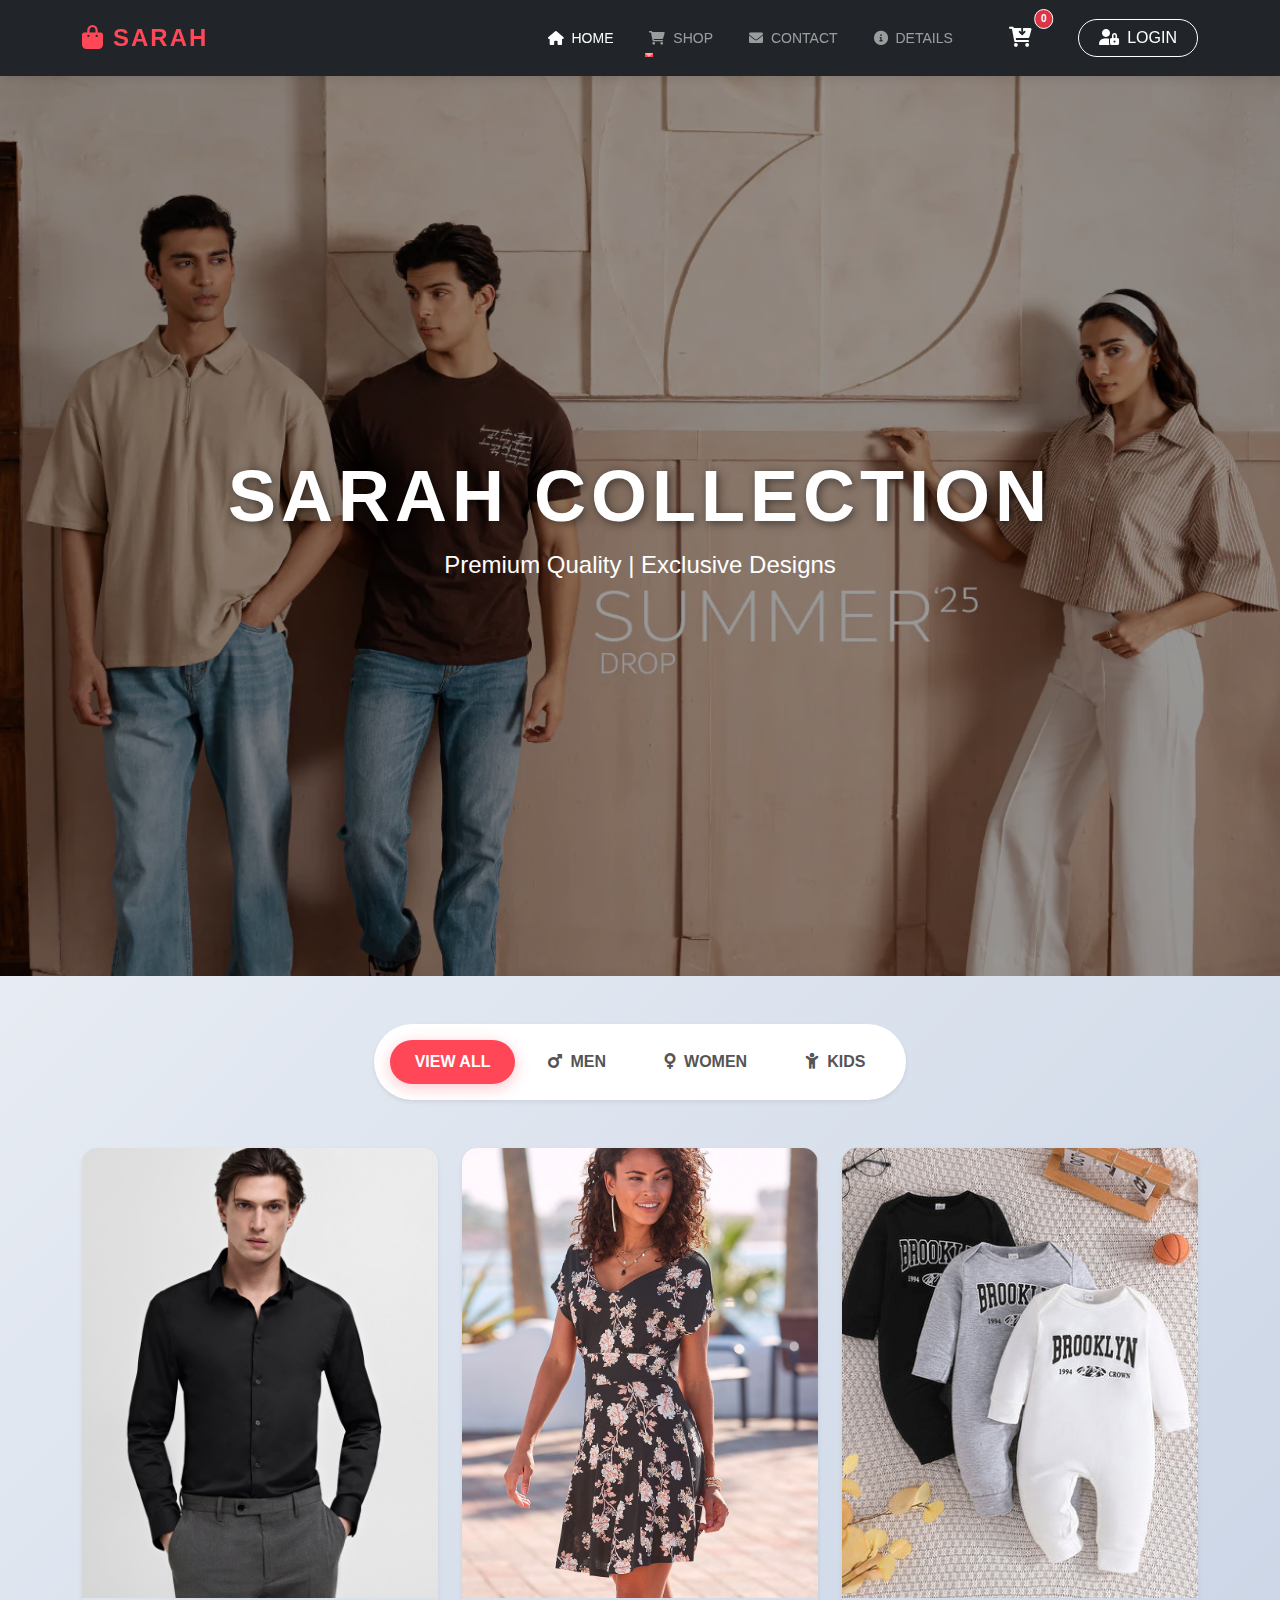
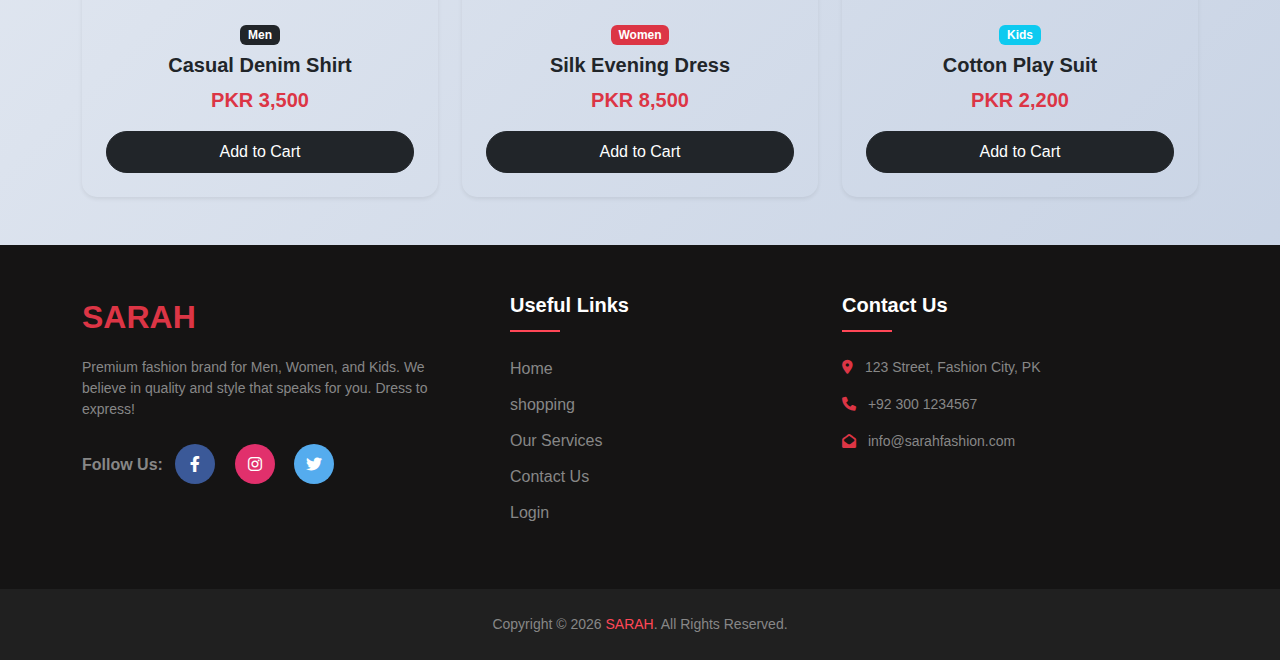
<file: shopping.html>
<!DOCTYPE html>
<html lang="en">
<head>
    <meta charset="UTF-8">
    <meta name="viewport" content="width=device-width, initial-scale=1.0">
    <title>Shop Collection | SARAH</title>
    <link href="https://cdn.jsdelivr.net/npm/bootstrap@5.3.0/dist/css/bootstrap.min.css" rel="stylesheet">
    <link rel="stylesheet" href="https://cdnjs.cloudflare.com/ajax/libs/font-awesome/6.0.0/css/all.min.css">
    <link rel="stylesheet" href="style.css">
</head>
<body>
  <nav class="navbar navbar-expand-lg navbar-dark bg-dark sticky-top custom-nav">
    <div class="container">
        <a class="navbar-brand fw-bold" href="index.html">
            <i class="fa-solid fa-bag-shopping me-2"></i>SARAH
        </a>
        
        <button class="navbar-toggler border-0" type="button" data-bs-toggle="collapse" data-bs-target="#navbarNav">
            <span class="fa-solid fa-bars-staggered"></span>
        </button>

        <div class="collapse navbar-collapse" id="navbarNav">
            <ul class="navbar-nav ms-auto align-items-center">
                <li class="nav-item">
                    <a class="nav-link active" href="index.html"><i class="fa-solid fa-house me-1"></i> HOME</a>
                </li>

                <li class="nav-item dropdown">
                    <a class="nav-link dropdown-toggle" href="#" id="shopDropdown" role="button" data-bs-toggle="dropdown" aria-expanded="false">
                        <i class="fa-solid fa-cart-shopping me-1"></i> SHOP
                    </a>
                    <ul class="dropdown-menu dropdown-menu-dark" aria-labelledby="shopDropdown">
                        <li><a class="dropdown-item" href="men.html">Men</a></li>
                        <li><a class="dropdown-item" href="women.html">Women</a></li>
                        <li><hr class="dropdown-divider"></li>
                        <li><a class="dropdown-item" href="kid.html">Kids</a></li>
                    </ul>
                </li>

                <li class="nav-item">
                    <a class="nav-link" href="contactus.html"><i class="fa-solid fa-envelope me-1"></i> CONTACT</a>
                </li>
                
             <li class="nav-item">
    <a class="nav-link" href="product-detail.html">
        <i class="fa-solid fa-circle-info me-1"></i> DETAILS
    </a>
</li>

                <li class="nav-item mx-lg-3">
                    <a class="nav-link position-relative cart-icon-nav" href="shopping.html">
                        <i class="fa-solid fa-cart-arrow-down fs-5"></i>
                        <span class="position-absolute top-0 start-100 translate-middle badge rounded-pill bg-danger cart-badge">
                            0
                        </span>
                    </a>
                </li>

                <li class="nav-item ms-lg-2">
                    <a class="btn btn-login" href="login.html" style="border: 1px solid #fff; color: white;">
                        <i class="fa-solid fa-user-lock me-1"></i> LOGIN
                    </a>
                </li>
            </ul>
        </div>
    </div>
</nav>
<div class="shop-header d-flex flex-column align-items-center justify-content-center text-center text-white mb-5" 
     style="position: relative; 
            height: 100vh; 
            width: 100%; 
            background-image: linear-gradient(rgba(0,0,0,0.4), rgba(0,0,0,0.4)), url('image.jpg'); 
            background-size: cover; 
            background-position: center; 
            background-repeat: no-repeat;">
            
    <div style="z-index: 1;">
        <h1 class="display-2 fw-bold text-uppercase" style="letter-spacing: 5px; text-shadow: 2px 2px 10px rgba(0,0,0,0.5);">SARAH COLLECTION</h1>
        <p class="fs-4">Premium Quality | Exclusive Designs</p>
    </div>
</div>   

<div class="container mb-5">
    <div class="category-filter-box shadow-sm mb-5 p-3 bg-white rounded-pill d-flex justify-content-center flex-wrap gap-2">
        <button class="btn filter-btn active-filter" onclick="filterSelection('all')">VIEW ALL</button>
        <button class="btn filter-btn" onclick="window.location.href='men.html'"><i class="fa fa-mars me-2"></i>MEN</button>
        <button class="btn filter-btn" onclick="window.location.href='women.html'"><i class="fa fa-venus me-2"></i>WOMEN</button>
        <button class="btn filter-btn" onclick="window.location.href='kid.html'"><i class="fa fa-child me-2"></i>KIDS</button>
    </div>

    <div class="row row-cols-1 row-cols-md-2 row-cols-lg-3 g-4" id="productContainer">
        
       <div class="col filter-item men">
    <div class="shop-card shadow-sm border-0 h-100 position-relative overflow-hidden">
        <a href="men.html">
            <img src="men1.jpg" class="card-img-top" alt="Men">
        </a>
        
        <div class="card-body text-center p-4">
            <span class="badge bg-dark mb-2">Men</span>
            
            <a href="men.html" style="text-decoration: none; color: inherit;">
                <h5 class="fw-bold">Casual Denim Shirt</h5>
            </a>
            
            <p class="text-danger fs-5 fw-bold">PKR 3,500</p>
            <button class="btn btn-dark w-100 py-2 rounded-pill" onclick="addToCart()">Add to Cart</button>
        </div>
    </div>
</div>

        <div class="col filter-item women">
            <div class="shop-card shadow-sm border-0 h-100 position-relative overflow-hidden">
                 <a href="women.html">
                <img src="women1.jpg" class="card-img-top" alt="Women" >
                </a>
                <div class="card-body text-center p-4">
                    <span class="badge bg-danger mb-2">Women</span>
                    <a href="women.html" style="text-decoration: none; color: inherit;">
                    <h5 class="fw-bold">Silk Evening Dress</h5></a>
                    <p class="text-danger fs-5 fw-bold">PKR 8,500</p>
                    <button class="btn btn-dark w-100 py-2 rounded-pill" onclick="addToCart()">Add to Cart</button>
                </div>
            </div>
        </div>

        <div class="col filter-item kids">
            <div class="shop-card shadow-sm border-0 h-100 position-relative overflow-hidden">
                 <a href="kid.html">
                <img src="kid1.jpg" class="card-img-top" >
                </a>
                <div class="card-body text-center p-4">
                    <span class="badge bg-info mb-2">Kids</span>
                    <a href="kid.html" style="text-decoration: none; color: inherit;">
                    <h5 class="fw-bold">Cotton Play Suit</h5></a>
                    <p class="text-danger fs-5 fw-bold">PKR 2,200</p>
                    <button class="btn btn-dark w-100 py-2 rounded-pill" onclick="addToCart()">Add to Cart</button>
                </div>
            </div>
        </div>

    </div>
</div>
<footer class="footer-section">
    <div class="container">
        <div class="footer-content pt-5 pb-5">
            <div class="row">
                <div class="col-xl-4 col-lg-4 mb-50">
                    <div class="footer-widget">
                        <div class="footer-logo">
                            <a href="index.html" class="fw-bold fs-2 text-danger text-decoration-none">SARAH</a>
                        </div>
                        <div class="footer-text mt-3">
                            <p>Premium fashion brand for Men, Women, and Kids. We believe in quality and style that speaks for you. Dress to express!</p>
                        </div>
                        <div class="footer-social-icon mt-4">
                            <span class="fw-bold me-2">Follow Us:</span>
                            <a href="#"><i class="fab fa-facebook-f facebook-bg"></i></a>
                            <a href="#"><i class="fab fa-instagram instagram-bg"></i></a>
                            <a href="#"><i class="fab fa-twitter twitter-bg"></i></a>
                        </div>
                    </div>
                </div>

                <div class="col-xl-4 col-lg-4 col-md-6 mb-30">
                    <div class="footer-widget ps-lg-5">
                        <div class="footer-widget-heading">
                            <h3>Useful Links</h3>
                        </div>
                        <ul class="list-unstyled">
                            <li><a href="index.html">Home</a></li>
                            <li><a href="shopping.html">shopping</a></li>
                            <li><a href="product-detail.html">Our Services</a></li>
                            <li><a href="contactus.html">Contact Us</a></li>
                            <li><a href="login.html">Login</a></li>
                        </ul>
                    </div>
                </div>

                <div class="col-xl-4 col-lg-4 col-md-6 mb-50">
                    <div class="footer-widget">
                        <div class="footer-widget-heading">
                            <h3>Contact Us</h3>
                        </div>
                        <div class="footer-text">
                            <p><i class="fa fa-map-marker-alt text-danger me-2"></i> 123 Street, Fashion City, PK</p>
                            <p><i class="fa fa-phone text-danger me-2"></i> +92 300 1234567</p>
                            <p><i class="fa fa-envelope-open text-danger me-2"></i> info@sarahfashion.com</p>
                        </div>
                    </div>
                </div>
            </div>
        </div>
    </div>
    
    <div class="copyright-area">
        <div class="container">
            <div class="row">
                <div class="col-xl-12 text-center">
                    <div class="copyright-text">
                        <p>Copyright &copy; 2026 <a href="index.html">SARAH</a>. All Rights Reserved.</p>
                    </div>
                </div>
            </div>
        </div>
    </div>
</footer>

<script src="https://cdn.jsdelivr.net/npm/bootstrap@5.3.0/dist/js/bootstrap.bundle.min.js"></script>
<script src="script.js"></script>
<body>
    <html>
</file>
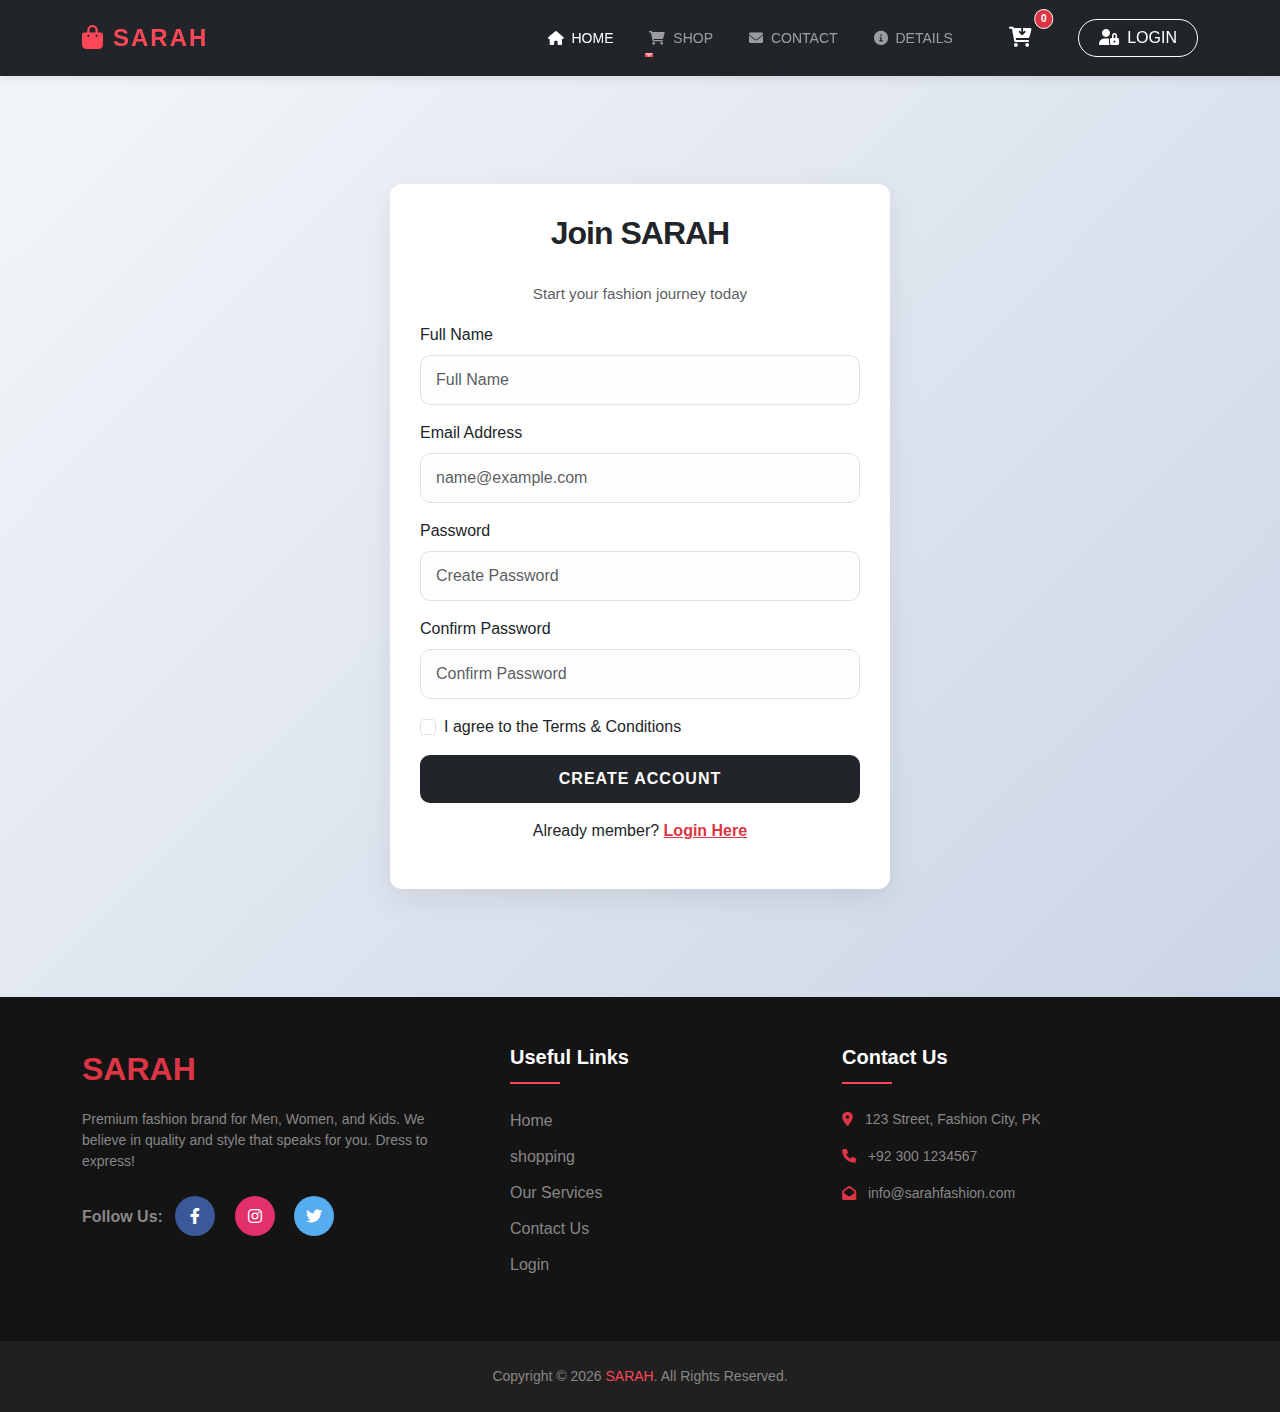
<file: signup.html>
<!DOCTYPE html>
<html lang="en">
<head>
    <meta charset="UTF-8">
    <meta name="viewport" content="width=device-width, initial-scale=1.0">
    <title>Sign Up | SARAH</title>
    <link href="https://cdn.jsdelivr.net/npm/bootstrap@5.3.0/dist/css/bootstrap.min.css" rel="stylesheet">
    <link rel="stylesheet" href="https://cdnjs.cloudflare.com/ajax/libs/font-awesome/6.0.0/css/all.min.css">
    <link rel="stylesheet" href="style.css">
</head>
<body>
<nav class="navbar navbar-expand-lg navbar-dark bg-dark sticky-top custom-nav">
    <div class="container">
        <a class="navbar-brand fw-bold" href="index.html">
            <i class="fa-solid fa-bag-shopping me-2"></i>SARAH
        </a>
        
        <button class="navbar-toggler border-0" type="button" data-bs-toggle="collapse" data-bs-target="#navbarNav">
            <span class="fa-solid fa-bars-staggered"></span>
        </button>

        <div class="collapse navbar-collapse" id="navbarNav">
            <ul class="navbar-nav ms-auto align-items-center">
                <li class="nav-item">
                    <a class="nav-link active" href="index.html"><i class="fa-solid fa-house me-1"></i> HOME</a>
                </li>

                <li class="nav-item dropdown">
                    <a class="nav-link dropdown-toggle" href="#" id="shopDropdown" role="button" data-bs-toggle="dropdown" aria-expanded="false">
                        <i class="fa-solid fa-cart-shopping me-1"></i> SHOP
                    </a>
                    <ul class="dropdown-menu dropdown-menu-dark" aria-labelledby="shopDropdown">
                        <li><a class="dropdown-item" href="men.html">Men</a></li>
                        <li><a class="dropdown-item" href="women.html">Women</a></li>
                        <li><hr class="dropdown-divider"></li>
                        <li><a class="dropdown-item" href="kid.html">Kids</a></li>
                    </ul>
                </li>

                <li class="nav-item">
                    <a class="nav-link" href="contactus.html"><i class="fa-solid fa-envelope me-1"></i> CONTACT</a>
                </li>
                <li class="nav-item">
    <a class="nav-link" href="product-detail.html">
        <i class="fa-solid fa-circle-info me-1"></i> DETAILS
    </a>
</li>

                <li class="nav-item mx-lg-3">
                    <a class="nav-link position-relative cart-icon-nav" href="shopping.html">
                        <i class="fa-solid fa-cart-arrow-down fs-5"></i>
                        <span class="position-absolute top-0 start-100 translate-middle badge rounded-pill bg-danger cart-badge">
                            0
                        </span>
                    </a>
                </li>

                <li class="nav-item ms-lg-2">
                    <a class="btn btn-login" href="login.html" style="border: 1px solid #fff; color: white;">
                        <i class="fa-solid fa-user-lock me-1"></i> LOGIN
                    </a>
                </li>
            </ul>
        </div>
    </div>
</nav>
        
      
             
               
    

    <div class="container py-5 d-flex justify-content-center align-items-center">
        <div class="contact-container" style="max-width: 500px; width: 100%;">
            <h2 class="text-center">Join SARAH</h2>
            <p class="text-center text-muted">Start your fashion journey today</p>
            
            <form id="signupForm">
                <div class="row">
                    <div class="col-md-12 mb-3">
                        <label class="form-label">Full Name</label>
                        <input type="text" class="form-control" placeholder="Full Name" required>
                    </div>
                </div>
                <div class="mb-3">
                    <label class="form-label">Email Address</label>
                    <input type="email" class="form-control" placeholder="name@example.com" required>
                </div>
                <div class="mb-3">
                    <label class="form-label">Password</label>
                    <input type="password" class="form-control" placeholder="Create Password" required>
                </div>
                <div class="mb-3">
                    <label class="form-label">Confirm Password</label>
                    <input type="password" class="form-control" placeholder="Confirm Password" required>
                </div>
                
                <div class="mb-3 form-check">
                    <input type="checkbox" class="form-check-input" required>
                    <label class="form-check-label">I agree to the Terms & Conditions</label>
                </div>

                <button type="submit" class="btn btn-submit w-100">Create Account</button>
            </form>
            
            <p class="text-center mt-3">
                Already member? <a href="login.html" class="text-danger fw-bold">Login Here</a>
            </p>
        </div>
    </div>
    <footer class="footer-section">
    <div class="container">
        <div class="footer-content pt-5 pb-5">
            <div class="row">
                <div class="col-xl-4 col-lg-4 mb-50">
                    <div class="footer-widget">
                        <div class="footer-logo">
                            <a href="index.html" class="fw-bold fs-2 text-danger text-decoration-none">SARAH</a>
                        </div>
                        <div class="footer-text mt-3">
                            <p>Premium fashion brand for Men, Women, and Kids. We believe in quality and style that speaks for you. Dress to express!</p>
                        </div>
                        <div class="footer-social-icon mt-4">
                            <span class="fw-bold me-2">Follow Us:</span>
                            <a href="#"><i class="fab fa-facebook-f facebook-bg"></i></a>
                            <a href="#"><i class="fab fa-instagram instagram-bg"></i></a>
                            <a href="#"><i class="fab fa-twitter twitter-bg"></i></a>
                        </div>
                    </div>
                </div>

                <div class="col-xl-4 col-lg-4 col-md-6 mb-30">
                    <div class="footer-widget ps-lg-5">
                        <div class="footer-widget-heading">
                            <h3>Useful Links</h3>
                        </div>
                        <ul class="list-unstyled">
                            <li><a href="index.html">Home</a></li>
                            <li><a href="shopping.html">shopping</a></li>
                            <li><a href="product-detail.html">Our Services</a></li>
                            <li><a href="contactus.html">Contact Us</a></li>
                            <li><a href="login.html">Login</a></li>
                        </ul>
                    </div>
                </div>

                <div class="col-xl-4 col-lg-4 col-md-6 mb-50">
                    <div class="footer-widget">
                        <div class="footer-widget-heading">
                            <h3>Contact Us</h3>
                        </div>
                        <div class="footer-text">
                            <p><i class="fa fa-map-marker-alt text-danger me-2"></i> 123 Street, Fashion City, PK</p>
                            <p><i class="fa fa-phone text-danger me-2"></i> +92 300 1234567</p>
                            <p><i class="fa fa-envelope-open text-danger me-2"></i> info@sarahfashion.com</p>
                        </div>
                    </div>
                </div>
            </div>
        </div>
    </div>
    
    <div class="copyright-area">
        <div class="container">
            <div class="row">
                <div class="col-xl-12 text-center">
                    <div class="copyright-text">
                        <p>Copyright &copy; 2026 <a href="index.html">SARAH</a>. All Rights Reserved.</p>
                    </div>
                </div>
            </div>
        </div>
    </div>
</footer>
<script src="https://cdn.jsdelivr.net/npm/bootstrap@5.3.0/dist/js/bootstrap.bundle.min.js"></script>
    <script src="script.js"></script>
</body>
</html>
</file>
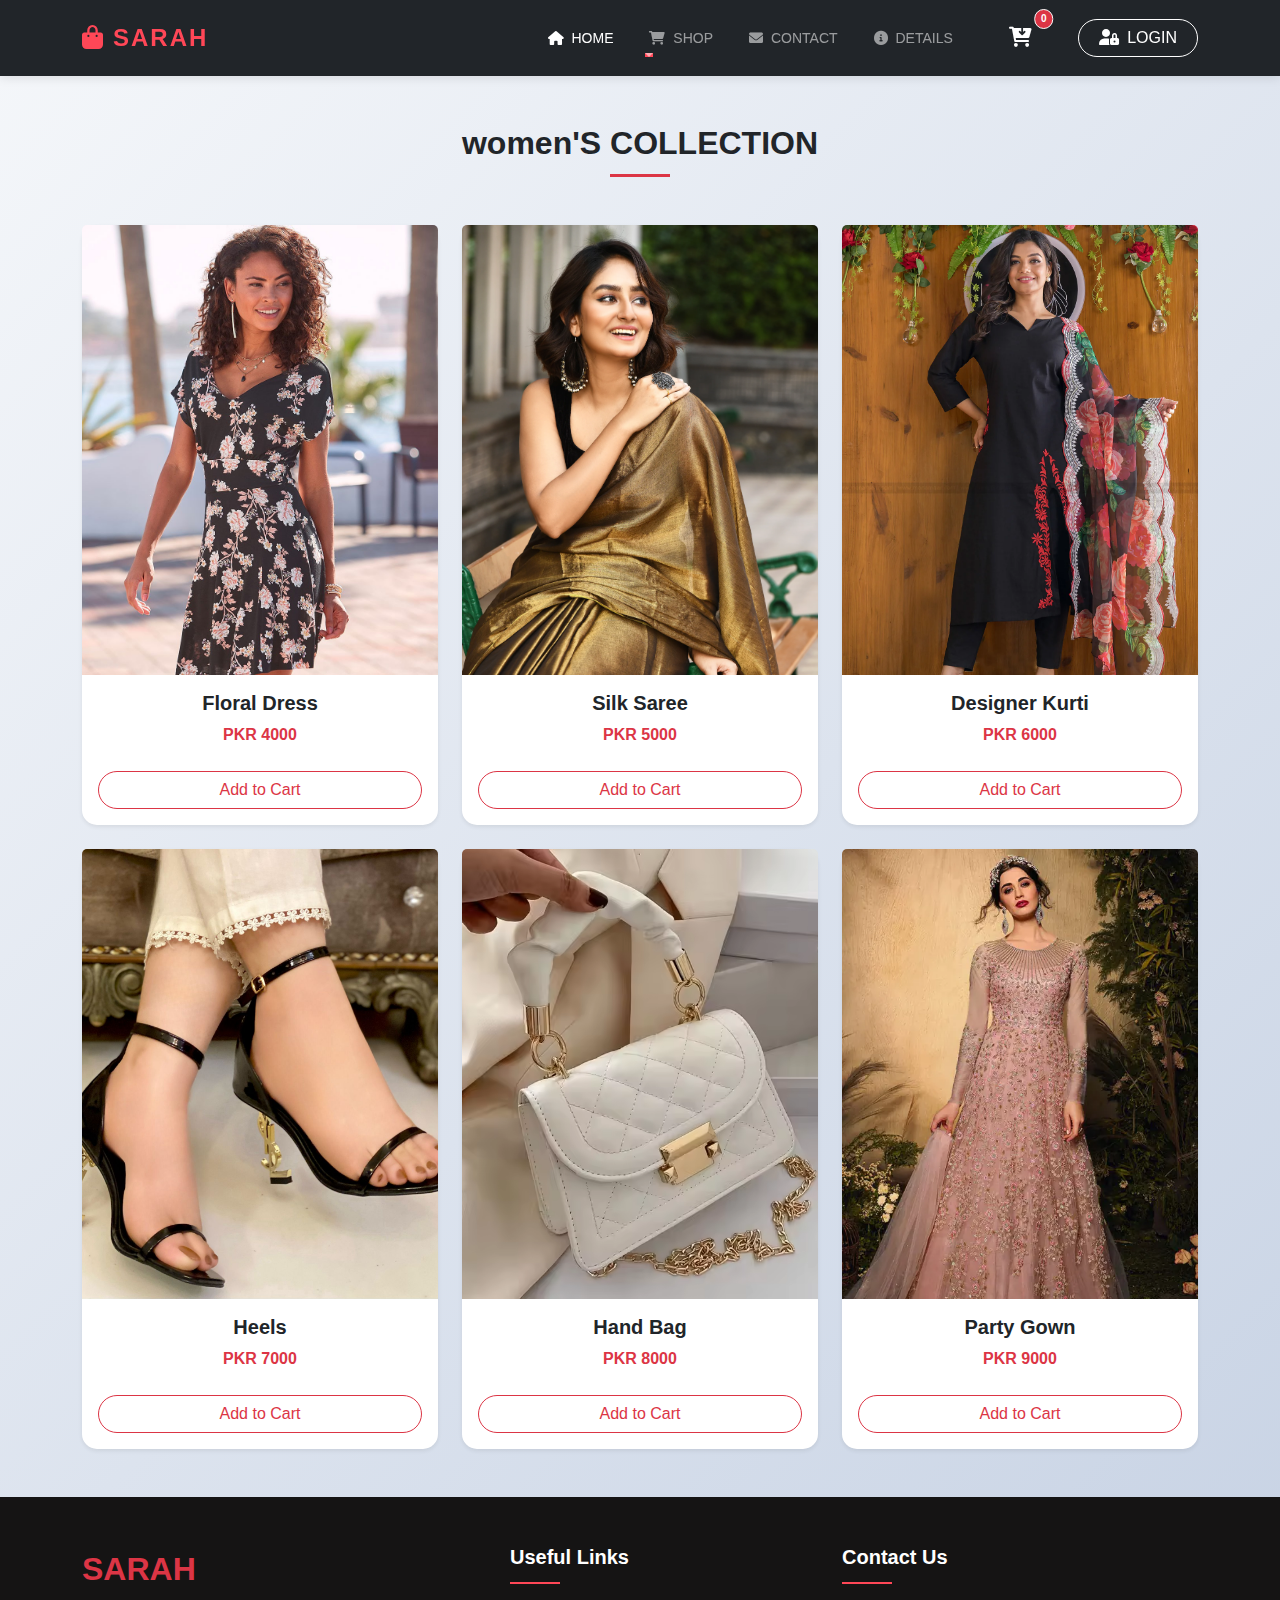
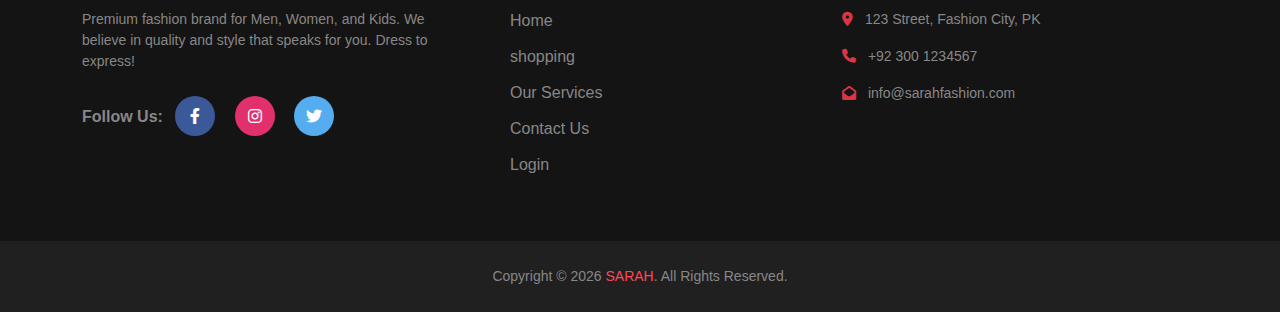
<file: women.html>
<!DOCTYPE html>
<html lang="en">
<head>
    <meta charset="UTF-8">
    <meta name="viewport" content="width=device-width, initial-scale=1.0">
    <title>Men's Collection | SARAH</title>
    <link href="https://cdn.jsdelivr.net/npm/bootstrap@5.3.0/dist/css/bootstrap.min.css" rel="stylesheet">
     <link rel="stylesheet" href="https://cdnjs.cloudflare.com/ajax/libs/font-awesome/6.0.0/css/all.min.css">
    <link rel="stylesheet" href="style.css">
</head>
<body>
   <nav class="navbar navbar-expand-lg navbar-dark bg-dark sticky-top custom-nav">
    <div class="container">
        <a class="navbar-brand fw-bold" href="index.html">
            <i class="fa-solid fa-bag-shopping me-2"></i>SARAH
        </a>
        
        <button class="navbar-toggler border-0" type="button" data-bs-toggle="collapse" data-bs-target="#navbarNav">
            <span class="fa-solid fa-bars-staggered"></span>
        </button>

        <div class="collapse navbar-collapse" id="navbarNav">
            <ul class="navbar-nav ms-auto align-items-center">
                <li class="nav-item">
                    <a class="nav-link active" href="index.html"><i class="fa-solid fa-house me-1"></i> HOME</a>
                </li>

                <li class="nav-item dropdown">
                    <a class="nav-link dropdown-toggle" href="#" id="shopDropdown" role="button" data-bs-toggle="dropdown" aria-expanded="false">
                        <i class="fa-solid fa-cart-shopping me-1"></i> SHOP
                    </a>
                    <ul class="dropdown-menu dropdown-menu-dark" aria-labelledby="shopDropdown">
                        <li><a class="dropdown-item" href="men.html">Men</a></li>
                        <li><a class="dropdown-item" href="women.html">Women</a></li>
                        <li><hr class="dropdown-divider"></li>
                        <li><a class="dropdown-item" href="kid.html">Kids</a></li>
                    </ul>
                </li>

                <li class="nav-item">
                    <a class="nav-link" href="contactus.html"><i class="fa-solid fa-envelope me-1"></i> CONTACT</a>
                </li>
          <li class="nav-item">
    <a class="nav-link" href="product-detail.html">
        <i class="fa-solid fa-circle-info me-1"></i> DETAILS
    </a>
</li>
                <li class="nav-item mx-lg-3">
                    <a class="nav-link position-relative cart-icon-nav" href="shopping.html">
                        <i class="fa-solid fa-cart-arrow-down fs-5"></i>
                        <span class="position-absolute top-0 start-100 translate-middle badge rounded-pill bg-danger cart-badge">
                            0
                        </span>
                    </a>
                </li>

                <li class="nav-item ms-lg-2">
                    <a class="btn btn-login" href="login.html" style="border: 1px solid #fff; color: white;">
                        <i class="fa-solid fa-user-lock me-1"></i> LOGIN
                    </a>
                </li>
            </ul>
        </div>
    </div>
</nav>    
        
        
            
    <div class="container py-5">
        <h2 class="text-center mb-5 fw-bold">women'S COLLECTION</h2>
        <div class="row g-4">
            <script>
                   const womenItems = ["Floral Dress", "Silk Saree", "Designer Kurti", "Heels", "Hand Bag", "Party Gown"];
for(let i=1; i<=6; i++) {
    document.write(`
     
    
         <div class="col-lg-4 col-md-6">
            <div class="card shop-card shadow-sm border-0 h-100">
                <img src="women${i}.jpg" 
                 style="height: 450px; width: 100%; object-fit: cover; object-position: top;"
                     class="card-img-top" 
                     onerror="this.src='https://placehold.co/400x500?text=Women+Product+${i}'">
                
                <div class="card-body text-center d-flex flex-column justify-content-between">
                    <div>
                        <h5 class="fw-bold">${womenItems[i-1]}</h5>
                        <p class="text-danger fw-bold">PKR ${3000 + (i*1000)}</p>
                    </div>
                    <button class="btn btn-outline-danger w-100 rounded-pill mt-2" onclick="addToCart()">
                        Add to Cart
                    </button>
                </div>
            </div>
        </div> 
    `);
}
            </script>
        </div>
    </div>
    <footer class="footer-section">
    <div class="container">
        <div class="footer-content pt-5 pb-5">
            <div class="row">
                <div class="col-xl-4 col-lg-4 mb-50">
                    <div class="footer-widget">
                        <div class="footer-logo">
                            <a href="index.html" class="fw-bold fs-2 text-danger text-decoration-none">SARAH</a>
                        </div>
                        <div class="footer-text mt-3">
                            <p>Premium fashion brand for Men, Women, and Kids. We believe in quality and style that speaks for you. Dress to express!</p>
                        </div>
                        <div class="footer-social-icon mt-4">
                            <span class="fw-bold me-2">Follow Us:</span>
                            <a href="#"><i class="fab fa-facebook-f facebook-bg"></i></a>
                            <a href="#"><i class="fab fa-instagram instagram-bg"></i></a>
                            <a href="#"><i class="fab fa-twitter twitter-bg"></i></a>
                        </div>
                    </div>
                </div>

                <div class="col-xl-4 col-lg-4 col-md-6 mb-30">
                    <div class="footer-widget ps-lg-5">
                        <div class="footer-widget-heading">
                            <h3>Useful Links</h3>
                        </div>
                        <ul class="list-unstyled">
                            <li><a href="index.html">Home</a></li>
                            <li><a href="shopping.html">shopping</a></li>
                            <li><a href="product-detail.html">Our Services</a></li>
                            <li><a href="contactus.html">Contact Us</a></li>
                            <li><a href="login.html">Login</a></li>
                        </ul>
                    </div>
                </div>

                <div class="col-xl-4 col-lg-4 col-md-6 mb-50">
                    <div class="footer-widget">
                        <div class="footer-widget-heading">
                            <h3>Contact Us</h3>
                        </div>
                        <div class="footer-text">
                            <p><i class="fa fa-map-marker-alt text-danger me-2"></i> 123 Street, Fashion City, PK</p>
                            <p><i class="fa fa-phone text-danger me-2"></i> +92 300 1234567</p>
                            <p><i class="fa fa-envelope-open text-danger me-2"></i> info@sarahfashion.com</p>
                        </div>
                    </div>
                </div>
            </div>
        </div>
    </div>
    
    <div class="copyright-area">
        <div class="container">
            <div class="row">
                <div class="col-xl-12 text-center">
                    <div class="copyright-text">
                        <p>Copyright &copy; 2026 <a href="index.html">SARAH</a>. All Rights Reserved.</p>
                    </div>
                </div>
            </div>
        </div>
    </div>
</footer>

    <script src="https://cdn.jsdelivr.net/npm/bootstrap@5.3.0/dist/js/bootstrap.bundle.min.js"></script>
    <script src="script.js"></script>
</body>
</html>
</file>
<file: style.css>
.hero-section {
    position: relative;
    height: 100vh; /* 100 height set ho gayi */
    width: 100%;
    overflow: hidden;
    display: flex;
    align-items: center;
    justify-content: center;
}

.bg-video {
    position: absolute;
    top: 50%;
    left: 50%;
    min-width: 100%; 
    min-height: 100%;
    width: auto;
    height: auto;
    z-index: -2; /* Sabse peeche */
    transform: translate(-50%, -50%);
    object-fit: cover;
}

.video-overlay {
    position: absolute;
    top: 0;
    left: 0;
    width: 100%;
    height: 100%;
    background: rgba(0, 0, 0, 0.4); /* Video ko dark karne ke liye */
    z-index: -1;
}

.hero-content {
    z-index: 1; /* Text ko upar rakhne ke liye */
}
/* Product Card Hover Effect */
.product-card {
    transition: transform 0.3s ease, box-shadow 0.3s ease;
    border: none;
}

.product-card:hover {
    transform: translateY(-10px);
    box-shadow: 0 10px 20px rgba(0,0,0,0.2) !important;
}

.navbar-brand {
    letter-spacing: 3px;
    font-size: 1.5rem;
}

/* Contact Form Styling */
.contact-container {
    max-width: 600px;
    margin: 50px auto;
    background: white;
    padding: 30px;
    border-radius: 15px;
    box-shadow: 0 0 20px rgba(0,0,0,0.1);
}
/* --- Contact Page Custom Styling --- */

/* Form Background with Glassmorphism */
.contact-container {
    max-width: 650px;
    margin: 60px auto;
    background: #ffffff;
    padding: 40px;
    border-radius: 20px;
    box-shadow: 0 15px 35px rgba(0,0,0,0.1); /* Soft Shadow */
    border: 1px solid #eee;
}

.contact-container h2 {
    font-weight: 700;
    letter-spacing: 1px;
    color: #222;
    margin-bottom: 30px;
    position: relative;
}

/* Stylish Input Fields */
.form-control {
    border: 2px solid #f1f1f1;
    border-radius: 10px;
    padding: 12px;
    transition: all 0.3s ease;
}

.form-control:focus {
    border-color: #ff4757; /* Accent Color */
    box-shadow: 0 0 8px rgba(255, 71, 87, 0.2);
    outline: none;
}

/* Submit Button Style */
.btn-submit {
    background: linear-gradient(45deg, #222, #444);
    color: white;
    border: none;
    padding: 12px;
    border-radius: 10px;
    font-weight: bold;
    text-transform: uppercase;
    transition: 0.4s;
}

.btn-submit:hover {
    background: linear-gradient(45deg, #ff4757, #ff6b81);
    transform: scale(1.02);
    color: white;
}



/* Custom Navbar Styling */
.custom-nav {
    padding: 15px 0;
    transition: all 0.4s ease;
    box-shadow: 0 4px 10px rgba(0,0,0,0.1);
}

/* Brand Style */
.navbar-brand {
    font-size: 24px;
    letter-spacing: 2px;
    color: #ff4757 !important; /* Brand color */
}

/* Link Hover Animation */
.nav-link {
    font-size: 14px;
    font-weight: 500;
    margin: 0 10px;
    position: relative;
    transition: 0.3s;
}

.nav-link::after {
    content: '';
    position: absolute;
    width: 0;
    height: 2px;
    bottom: 0;
    left: 0;
    background-color: #ff4757;
    transition: 0.3s;
}

.nav-link:hover::after {
    width: 100%;
}

.nav-link:hover {
    color: #ff4757 !important;
}

/* Stylish Login Button */
.btn-login {
    border: 2px solid #ff4757;
    color: #ff4757;
    border-radius: 25px;
    padding: 8px 25px;
    font-weight: 600;
    transition: 0.4s;
}

.btn-login:hover {
    background: #ff4757;
    color: white !important;
    box-shadow: 0 5px 15px rgba(255, 71, 87, 0.3);
}

/* Mobile Icon Toggler */
.navbar-toggler-icon {
    font-size: 1.2rem;
}

/* About Section Custom Styles */
#about {
    overflow: hidden;
    padding: 80px 0;
}

.about-img-container {
    position: relative;
    padding: 15px;
}

.about-img-container img {
    transition: transform 0.5s ease;
}

.about-img-container:hover img {
    transform: scale(1.02);
}

/* Stylish Floating Badge */
.experience-badge {
    position: absolute;
    bottom: -10px;
    right: -10px;
    background: #ff4757;
    color: white;
    padding: 20px;
    border-radius: 15px;
    text-align: center;
    box-shadow: 0 10px 20px rgba(255, 71, 87, 0.4);
    animation: floating 3s ease-in-out infinite;
}

.experience-badge span {
    font-size: 24px;
    display: block;
    line-height: 1;
}

.experience-badge p {
    margin: 0;
    font-size: 12px;
    text-transform: uppercase;
}

/* Floating Animation */
@keyframes floating {
    0% { transform: translateY(0px); }
    50% { transform: translateY(-10px); }
    100% { transform: translateY(0px); }
}

/* --- Stylish Footer CSS --- */
.footer-section {
    background: #151414;
    position: relative;
    color: #878787;
}

.footer-widget-heading h3 {
    color: #fff;
    font-size: 20px;
    font-weight: 600;
    margin-bottom: 40px;
    position: relative;
}

.footer-widget-heading h3::before {
    content: "";
    position: absolute;
    left: 0;
    bottom: -15px;
    height: 2px;
    width: 50px;
    background: #ff4757;
}

.footer-widget ul li {
    margin-bottom: 12px;
}

.footer-widget ul li a {
    color: #878787;
    text-decoration: none;
    transition: 0.3s;
}

.footer-widget ul li a:hover {
    color: #ff4757;
    padding-left: 5px;
}

/* Social Icons */
.footer-social-icon a i {
    height: 40px;
    width: 40px;
    text-align: center;
    line-height: 40px;
    border-radius: 50%;
    color: #fff;
    margin-right: 15px;
    transition: 0.3s;
}

.facebook-bg { background: #3B5998; }
.instagram-bg { background: #E1306C; }
.twitter-bg { background: #55ACEE; }

.footer-social-icon a:hover i {
    transform: translateY(-5px);
}

/* Copyright Section */
.copyright-area {
    background: #202020;
    padding: 25px 0;
}

.copyright-text p {
    margin: 0;
    font-size: 14px;
    color: #878787;
}

.copyright-text p a {
    color: #ff4757;
    text-decoration: none;
}

/* Card Overlay on Hover */
.product-card {
    transition: 0.3s;
    border-radius: 12px;
}

.product-card img {
    height: 350px;
    object-fit: cover;
    transition: 0.5s;
}

.card-hover-overlay {
    position: absolute;
    top: 0;
    left: 0;
    width: 100%;
    height: 100%;
    background: rgba(0,0,0,0.4);
    display: flex;
    justify-content: center;
    align-items: center;
    opacity: 0;
    transition: 0.4s;
}

.product-card:hover .card-hover-overlay {
    opacity: 1;
}

.product-card:hover img {
    transform: scale(1.1);
}

.filter-btn {
    border-radius: 30px;
    padding: 8px 25px;
    font-weight: 600;
}

/* Shopping Header */
.shop-header {
    background: linear-gradient(rgba(0,0,0,0.7), rgba(0,0,0,0.7)), url('shop-bg.jpg');
    background-size: cover;
    background-position: center;
}

/* Category Filter Buttons */
.category-filter-box {
    max-width: fit-content;
    margin: 0 auto;
}

.filter-btn {
    border: none;
    background: transparent;
    padding: 10px 25px;
    font-weight: 600;
    color: #555;
    transition: 0.3s;
    border-radius: 30px;
}

.filter-btn:hover, .active-filter {
    background-color: #ff4757 !important;
    color: white !important;
    box-shadow: 0 4px 15px rgba(255, 71, 87, 0.3);
}

/* Product Card Styling */
.shop-card {
    transition: all 0.4s ease;
    border-radius: 15px;
}

.shop-card img {
    height: 320px;
    object-fit: cover;
    transition: 0.5s;
}

.shop-card:hover {
    transform: translateY(-10px);
    box-shadow: 0 15px 30px rgba(0,0,0,0.1) !important;
}

.shop-card:hover img {
    transform: scale(1.05);
}

/* Hide animation for filtering */
.filter-item {
    display: block;
    animation: fadeIn 0.5s ease;
}

@keyframes fadeIn {
    from { opacity: 0; transform: scale(0.9); }
    to { opacity: 1; transform: scale(1); }
}

/* Shop Page Category Cards */
.category-card {
    transition: 0.5s ease;
    cursor: pointer;
    overflow: hidden;
    border: 2px solid transparent;
}

.category-card:hover {
    transform: scale(0.98);
    border: 2px solid #ff4757;
    box-shadow: 0 10px 30px rgba(255, 71, 87, 0.4) !important;
}

.category-card h2 {
    transition: 0.5s;
    letter-spacing: 5px;
}

.category-card:hover h2 {
    transform: scale(1.2);
    color: #ff4757 !important;
}

/* Category Banner Style */
.category-box {
    height: 450px;
    cursor: pointer;
}

.category-overlay {
    position: absolute;
    top: 0; left: 0; width: 100%; height: 100%;
    background: rgba(0,0,0,0.4);
    transition: 0.5s;
    opacity: 0.9;
}

.category-box:hover .category-overlay {
    background: rgba(255, 71, 87, 0.6); /* Brand Red Theme on Hover */
}

.category-box img {
    width: 100%;
    height: 100%;
    object-fit: cover;
    transition: 0.8s;
}

.category-box:hover img {
    transform: scale(1.1);
}

/* Login Page Specific Styling */
body {
    background: linear-gradient(135deg, #f5f7fa 0%, #c3cfe2 100%);
    font-family: 'Poppins', sans-serif;
}

.contact-container {
    background: #ffffff;
    padding: 40px;
    border-radius: 20px;
    box-shadow: 0 15px 35px rgba(0, 0, 0, 0.1);
    border: 1px solid rgba(255, 255, 255, 0.8);
    transition: transform 0.3s ease;
}

.contact-container:hover {
    transform: translateY(-5px);
}

.contact-container h2 {
    font-weight: 700;
    color: #212529;
    letter-spacing: -1px;
}

/* Input Fields Styling */
.form-control {
    border-radius: 10px;
    padding: 12px 15px;
    border: 2px solid #eee;
    transition: all 0.3s ease;
}

.form-control:focus {
    border-color: #ff4757;
    box-shadow: 0 0 10px rgba(255, 71, 87, 0.1);
    outline: none;
}

/* Stylish Submit Button */
.btn-submit {
    background: #212529;
    color: white;
    font-weight: 600;
    padding: 12px;
    border-radius: 10px;
    border: none;
    transition: all 0.3s ease;
    text-transform: uppercase;
    letter-spacing: 1px;
}

.btn-submit:hover {
    background: #ff4757;
    color: white;
    box-shadow: 0 8px 15px rgba(255, 71, 87, 0.3);
    transform: scale(1.02);
}

/* Checkbox Color */
.form-check-input:checked {
    background-color: #ff4757;
    border-color: #ff4757;
}

/* Login Wrapper Fix */
.login-wrapper {
    min-height: calc(100vh - 70px); /* 100vh minus navbar height */
    padding: 40px 0;
    background-color: #f8f9fa; /* Light background */
}

/* Card Styling */
.contact-container {
    background: #ffffff;
    padding: 35px;
    border-radius: 20px;
    border: none;
    box-shadow: 0 10px 30px rgba(0,0,0,0.08) !important;
}

/* Navbar se takrane se bachane ke liye spacing */
.custom-nav {
    box-shadow: 0 2px 10px rgba(0,0,0,0.1);
    z-index: 1000;
}

/* Input boxes refinement */
.form-control {
    background-color: #fdfdfd;
    border: 1px solid #e0e0e0;
}

.form-control:focus {
    background-color: #fff;
    border-color: #ff4757;
    box-shadow: 0 0 0 0.25rem rgba(255, 71, 87, 0.1);
}

/* Shopping Cart Icon Styling */
.cart-icon-nav {
    color: #ffffff !important;
    transition: 0.3s ease;
    padding: 8px 12px !important;
}

.cart-icon-nav:hover {
    color: #ff4757 !important; /* Hover par brand color */
    transform: scale(1.1);
}

.cart-badge {
    font-size: 10px;
    padding: 4px 6px;
    border: 1px solid #ffffff;
}

/* Login button ko thoda separate karne ke liye */
.btn-login {
    border-radius: 20px;
    padding: 6px 20px;
    font-weight: 500;
}

/* Card ko center aur navbar se niche karne ke liye */
.login-page-wrapper {
    /* Navbar ki wajah se padding-top dena zaroori hai */
    padding-top: 120px !important; 
    padding-bottom: 60px;
    min-height: 100vh;
    background: #f4f7f6;
    display: flex;
    align-items: center; /* Vertical alignment */
}

/* Card ki khoobsurti ke liye */
.login-card-container {
    background: #ffffff;
    border-radius: 15px;
    box-shadow: 0 10px 30px rgba(0,0,0,0.1) !important;
    margin-top: 20px;
}

/* Shop Header Big Styling */
.shop-header {
    background: linear-gradient(rgba(0,0,0,0.6), rgba(0,0,0,0.6)), 
                url('your-banner-image.jpg') no-repeat center center/cover;
    min-height: 450px; /* Header ki height barhadi */
    width: 100%;
}

.shop-header h1 {
    letter-spacing: 5px;
    text-shadow: 2px 2px 10px rgba(0,0,0,0.5);
}

/* Card Styling for 3-Column Layout */
.shop-card {
    transition: transform 0.3s ease, box-shadow 0.3s ease;
    border-radius: 15px;
}

.shop-card:hover {
    transform: translateY(-10px);
    box-shadow: 0 15px 30px rgba(0,0,0,0.15) !important;
}

.shop-card img {
    height: 450px; /* Image height barhadi taake 3 cards mein fit lage */
    object-fit: cover;
    transition: 0.5s;
}

.shop-card:hover img {
    transform: scale(1.05);
}

.tracking-wider {
    letter-spacing: 0.2rem;
}

/* Quality Section Styling */
.quality-section {
    background-color: #ffffff;
    overflow: hidden;
}

.icon-box {
    width: 60px;
    height: 60px;
    display: flex;
    align-items: center;
    justify-content: center;
    transition: transform 0.3s ease;
}

/* Jab mouse quality icons par jaye toh wo thoda zoom hon */
.d-flex:hover .icon-box {
    transform: scale(1.2);
}

.quality-section img {
    transition: all 0.5s ease;
}

.quality-section img:hover {
    transform: translateY(-10px);
    box-shadow: 0 15px 30px rgba(0,0,0,0.2) !important;
}

/* Policy Card Styling */
.policy-section .card {
    transition: all 0.3s ease-in-out;
    border-radius: 15px;
    background: #ffffff;
}

/* Card Hover Effect */
.policy-section .card:hover {
    transform: translateY(-10px);
    box-shadow: 0 10px 20px rgba(0,0,0,0.1) !important;
    background-color: #f8f9fa;
}

/* Icons Animation */
.policy-section i {
    transition: all 0.4s ease;
}

.policy-section .card:hover i {
    transform: rotateY(180deg); /* Icon ko ghumane ke liye */
    color: #000; /* Hover par icon ka rang badalne ke liye */
}

/* Section Headings */
h2.fw-bold {
    position: relative;
    padding-bottom: 15px;
    margin-bottom: 30px;
}

h2.fw-bold::after {
    content: '';
    position: absolute;
    bottom: 0;
    left: 50%;
    transform: translateX(-50%);
    width: 60px;
    height: 3px;
    background-color: #dc3545; /* Red line heading ke niche */
}

/* Text adjustments */
.text-muted {
    font-size: 0.95rem;
    line-height: 1.6;
}

/* Shop Dropdown link par hover color */
.nav-item.dropdown:hover .nav-link {
    color: #dc3545 !important; /* Bootstrap Danger Red Color */
    transition: 0.3s;
}

/* Dropdown menu ke andar items par hover color */
.dropdown-menu-dark .dropdown-item:hover {
    background-color: #dc3545 !important; /* Background red ho jayega */
    color: white !important; /* Text white rahega */
}

/* Navbar icon ka color bhi hover par red karne ke liye */
.nav-link:hover i {
    color: #dc3545;
}

/* Mouse le jane par dropdown khul jaye (Desktop view ke liye) */
@media (min-width: 992px) {
    .nav-item.dropdown:hover .dropdown-menu {
        display: block;
        margin-top: 0; 
    }
}

/* Custom Styles for Responsiveness */

.contact-container {
    background: #fff;
    border-radius: 15px;
    padding: 30px;
    box-shadow: 0 10px 30px rgba(0,0,0,0.1);
}

/* Mobile Screens (Small Devices) */
@media (max-width: 576px) {
    .contact-container {
        padding: 20px; /* Thoda kam padding mobile par */
        margin: 10px;
    }
    
    h2 {
        font-size: 1.5rem; /* Heading thodi choti */
    }

    .navbar-brand {
        font-size: 1.2rem;
    }
}

/* Navbar adjust for Mobile */
@media (max-width: 991px) {
    .navbar-nav {
        text-align: left;
        padding: 20px 0;
    }
    .nav-item {
        border-bottom: 1px solid #333;
        width: 100%;
        padding: 5px 0;
    }
}

/* Footer adjust for Mobile */
.footer-section p {
    font-size: 14px;
}

/* Responsive Map Container */
.map-responsive {
    overflow: hidden;
    padding-bottom: 400px; /* Map height for mobile */
    position: relative;
    height: 0;
}

.map-responsive iframe {
    left: 0;
    top: 0;
    height: 100%;
    width: 100%;
    position: absolute;
}

/* Form Container Styling */
.contact-container {
    background: #ffffff;
    border-radius: 12px;
}

/* Adjustments for Mobile Screens */
@media (max-width: 768px) {
    .contact-container {
        padding: 20px !important;
        margin: 0 10px;
    }
    
    h2 {
        font-size: 1.5rem;
    }

    .footer-widget {
        text-align: center;
    }

    .footer-social-icon {
        justify-content: center;
    }
    
    .map-responsive {
        padding-bottom: 300px; /* Mobile par thoda chota map */
    }
}

/* Navbar item spacing on mobile */
@media (max-width: 991px) {
    .navbar-collapse {
        background: #212529;
        padding: 15px;
        border-radius: 8px;
        margin-top: 10px;
    }
    
    .nav-item {
        padding: 8px 0;
        border-bottom: 1px solid #333;
    }
}
/* Cards ko responsive banane ke liye */
.custom-card-img {
    height: 450px; /* Desktop par height */
    width: 100%;
    object-fit: cover;
    object-position: top;
}

@media (max-width: 576px) {
    .custom-card-img {
        height: 300px !important; /* Mobile par height kam kar di */
    }
    
    /* Hero Image (Shopping Page Banner) Fix */
    .shop-header {
        height: 300px !important;
        background-size: cover !important;
        background-position: center !important;
    }
}


/* Mobile Hero Image Adjustment */
@media (max-width: 768px) {
    .shop-header {
        min-height: 250px !important; /* Mobile par height kam ki */
        background-attachment: scroll !important; /* Parallax effect band kiya */
        background-size: cover !important; /* Image poori cover karegi */
        background-position: center center !important; /* Image ka center dikhega */
    }

    .shop-header h1 {
        font-size: 1.8rem !important; /* Heading choti ki taake fit aaye */
        letter-spacing: 2px !important;
    }
}
</file>
